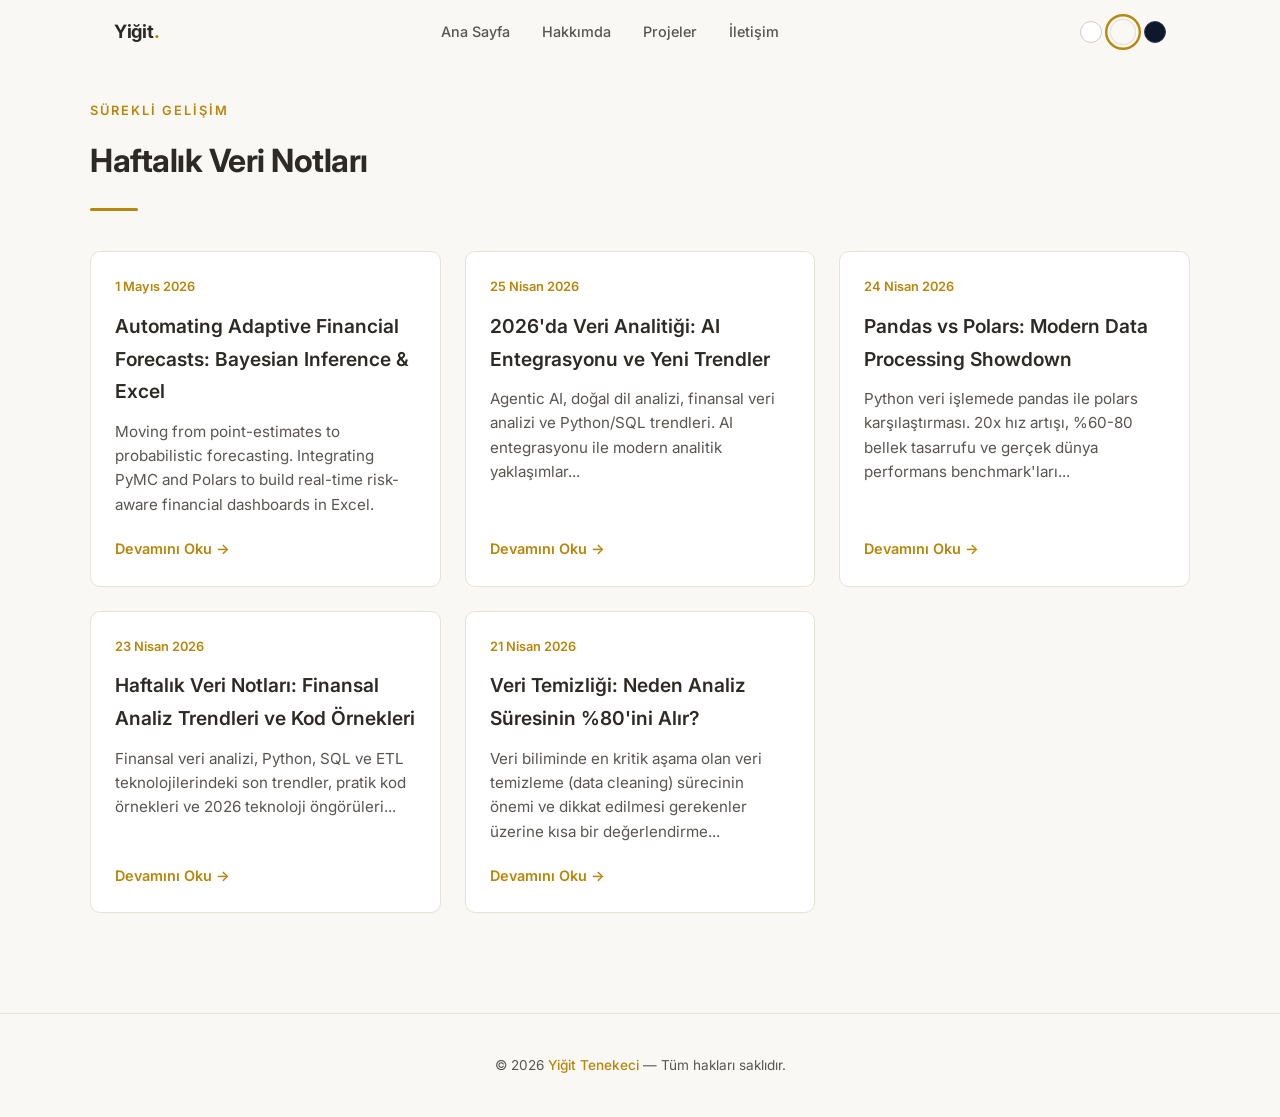
<file: blog.html>
<!DOCTYPE html>
<html lang="tr">
<head>
  <meta charset="UTF-8" />
  <meta name="viewport" content="width=device-width, initial-scale=1.0" />
  <title>Blog | Yiğit Tenekeci</title>
  <link rel="stylesheet" href="style.css" />
</head>
<body>
  <nav class="navbar" id="navbar">
    <div class="navbar__inner">
      <a href="index.html" class="navbar__logo">Yiğit<span>.</span></a>
      <ul class="navbar__links" id="nav-links">
        <li><a href="index.html#hero">Ana Sayfa</a></li>
        <li><a href="index.html#about">Hakkımda</a></li>
        <li><a href="index.html#projects">Projeler</a></li>
        <li><a href="index.html#contact">İletişim</a></li>
      </ul>
      <div class="theme-switcher">
        <button class="theme-btn" data-set="light" title="Açık Tema"></button>
        <button class="theme-btn active" data-set="warm" title="Sıcak Tema"></button>
        <button class="theme-btn" data-set="dark" title="Koyu Tema"></button>
      </div>
    </div>
  </nav>

  <section class="section blog" id="blog">
    <div class="section__container">
      <p class="section__label">Sürekli Gelişim</p>
      <h2 class="section__title">Haftalık Veri Notları</h2>
      <div class="section__divider"></div>
      <div class="blog__grid">
        <!-- Blog Post 1 - Newest -->
        <article class="blog-card reveal">
          <div class="blog-card__date">1 Mayıs 2026</div>
          <h3 class="blog-card__title">Automating Adaptive Financial Forecasts: Bayesian Inference & Excel</h3>
          <p class="blog-card__desc">Moving from point-estimates to probabilistic forecasting. Integrating PyMC and Polars to build real-time risk-aware financial dashboards in Excel.</p>
          <a href="weekly-data-notes-2026-05-01.html" class="blog-card__link">Devamını Oku →</a>
        </article>
        
        <!-- Blog Post 2 -->
        <article class="blog-card reveal">
          <div class="blog-card__date">25 Nisan 2026</div>
          <h3 class="blog-card__title">2026'da Veri Analitiği: AI Entegrasyonu ve Yeni Trendler</h3>
          <p class="blog-card__desc">Agentic AI, doğal dil analizi, finansal veri analizi ve Python/SQL trendleri. AI entegrasyonu ile modern analitik yaklaşımlar...</p>
          <a href="weekly-data-notes-2026-04-25.html" class="blog-card__link">Devamını Oku →</a>
        </article>
        
        <!-- Blog Post 3 -->
        <article class="blog-card reveal">
          <div class="blog-card__date">24 Nisan 2026</div>
          <h3 class="blog-card__title">Pandas vs Polars: Modern Data Processing Showdown</h3>
          <p class="blog-card__desc">Python veri işlemede pandas ile polars karşılaştırması. 20x hız artışı, %60-80 bellek tasarrufu ve gerçek dünya performans benchmark'ları...</p>
          <a href="weekly-data-notes-2026-04-24.html" class="blog-card__link">Devamını Oku →</a>
        </article>
        
        <!-- Blog Post 4 -->
        <article class="blog-card reveal">
          <div class="blog-card__date">23 Nisan 2026</div>
          <h3 class="blog-card__title">Haftalık Veri Notları: Finansal Analiz Trendleri ve Kod Örnekleri</h3>
          <p class="blog-card__desc">Finansal veri analizi, Python, SQL ve ETL teknolojilerindeki son trendler, pratik kod örnekleri ve 2026 teknoloji öngörüleri...</p>
          <a href="weekly-data-notes-2026-04-23.html" class="blog-card__link">Devamını Oku →</a>
        </article>
        
        <!-- Blog Post 2 -->
        <article class="blog-card reveal">
          <div class="blog-card__date">21 Nisan 2026</div>
          <h3 class="blog-card__title">Veri Temizliği: Neden Analiz Süresinin %80'ini Alır?</h3>
          <p class="blog-card__desc">Veri biliminde en kritik aşama olan veri temizleme (data cleaning) sürecinin önemi ve dikkat edilmesi gerekenler üzerine kısa bir değerlendirme...</p>
          <a href="data-cleaning-importance.html" class="blog-card__link">Devamını Oku →</a>
        </article>
      </div>
    </div>
  </section>

  <footer class="footer">
    <p class="footer__text">&copy; 2026 <a href="index.html#hero">Yiğit Tenekeci</a> — Tüm hakları saklıdır.</p>
  </footer>

  <script src="script.js"></script>

  <div id="global-modal" class="modal">
    <div class="modal-content">
      <span id="close-modal" class="modal-close">&times;</span>
      <div id="modal-body"></div>
    </div>
  </div>
</body>
</html>
</file>
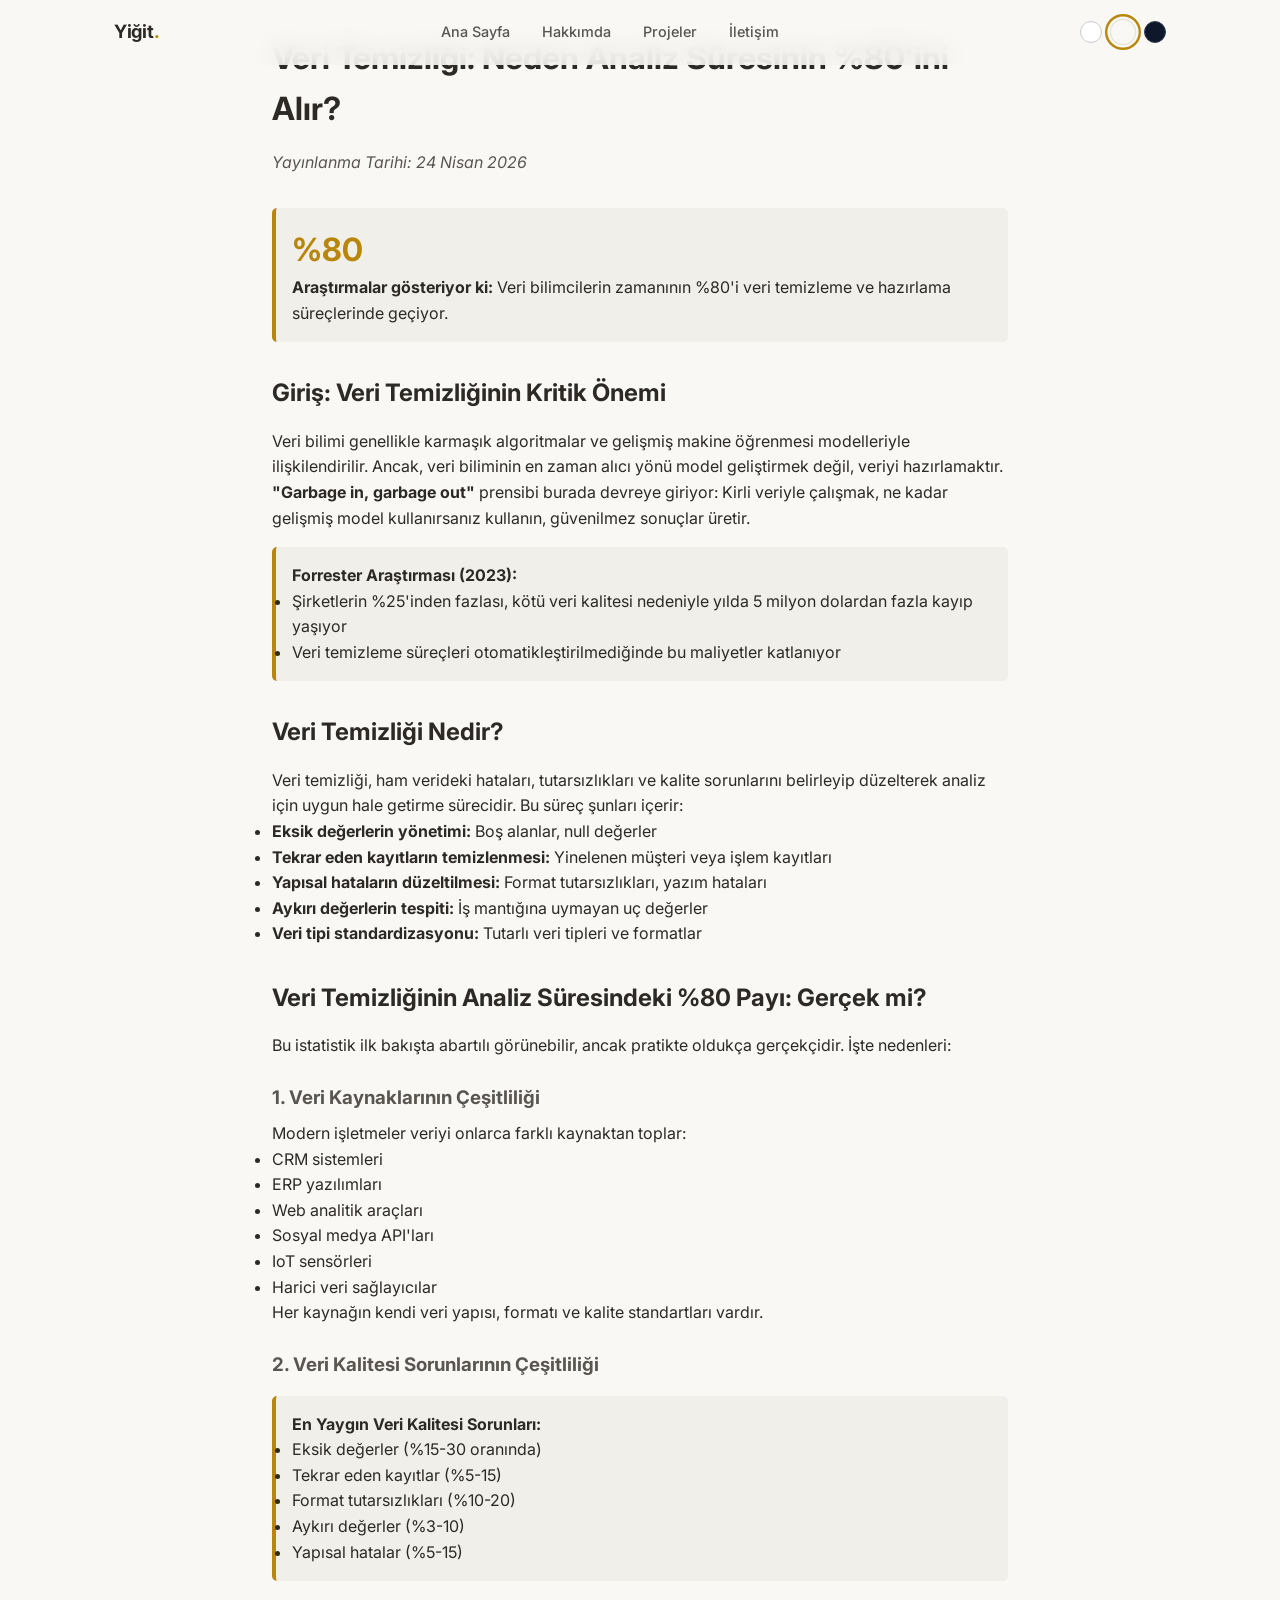
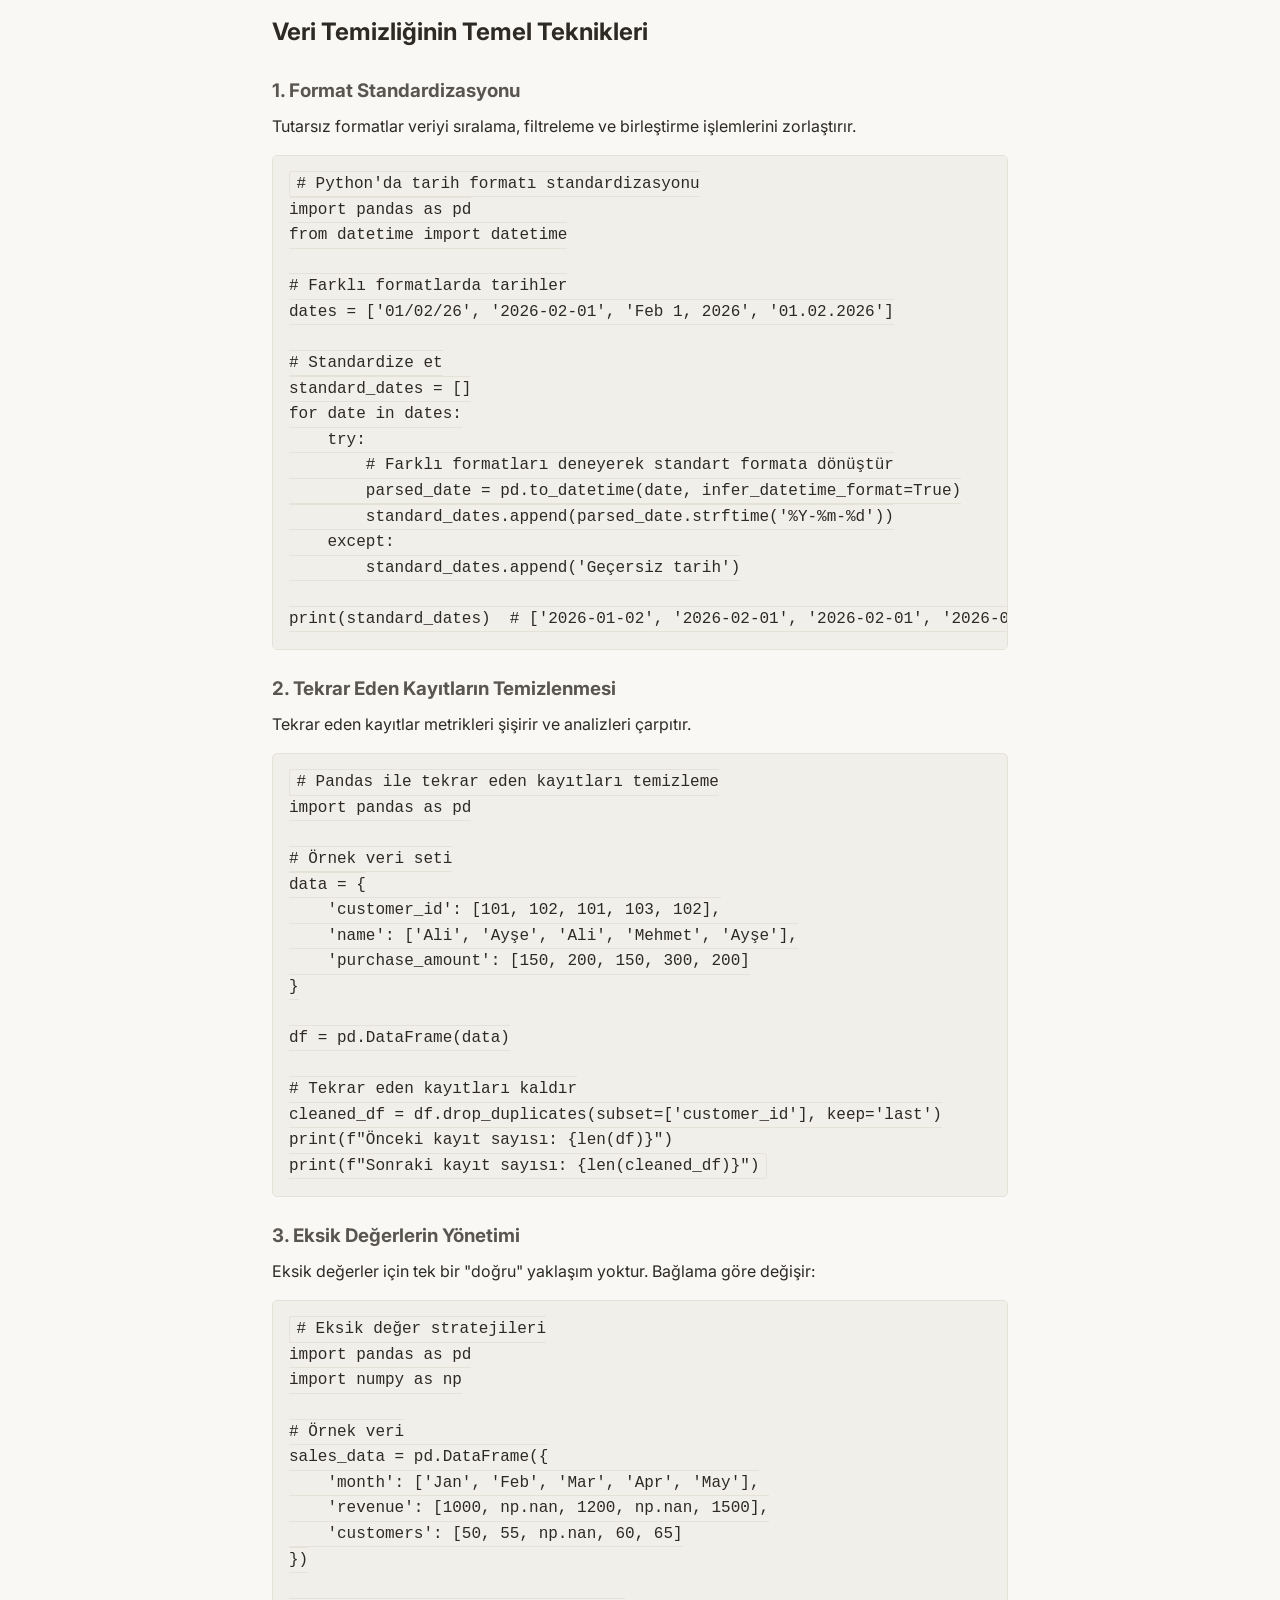
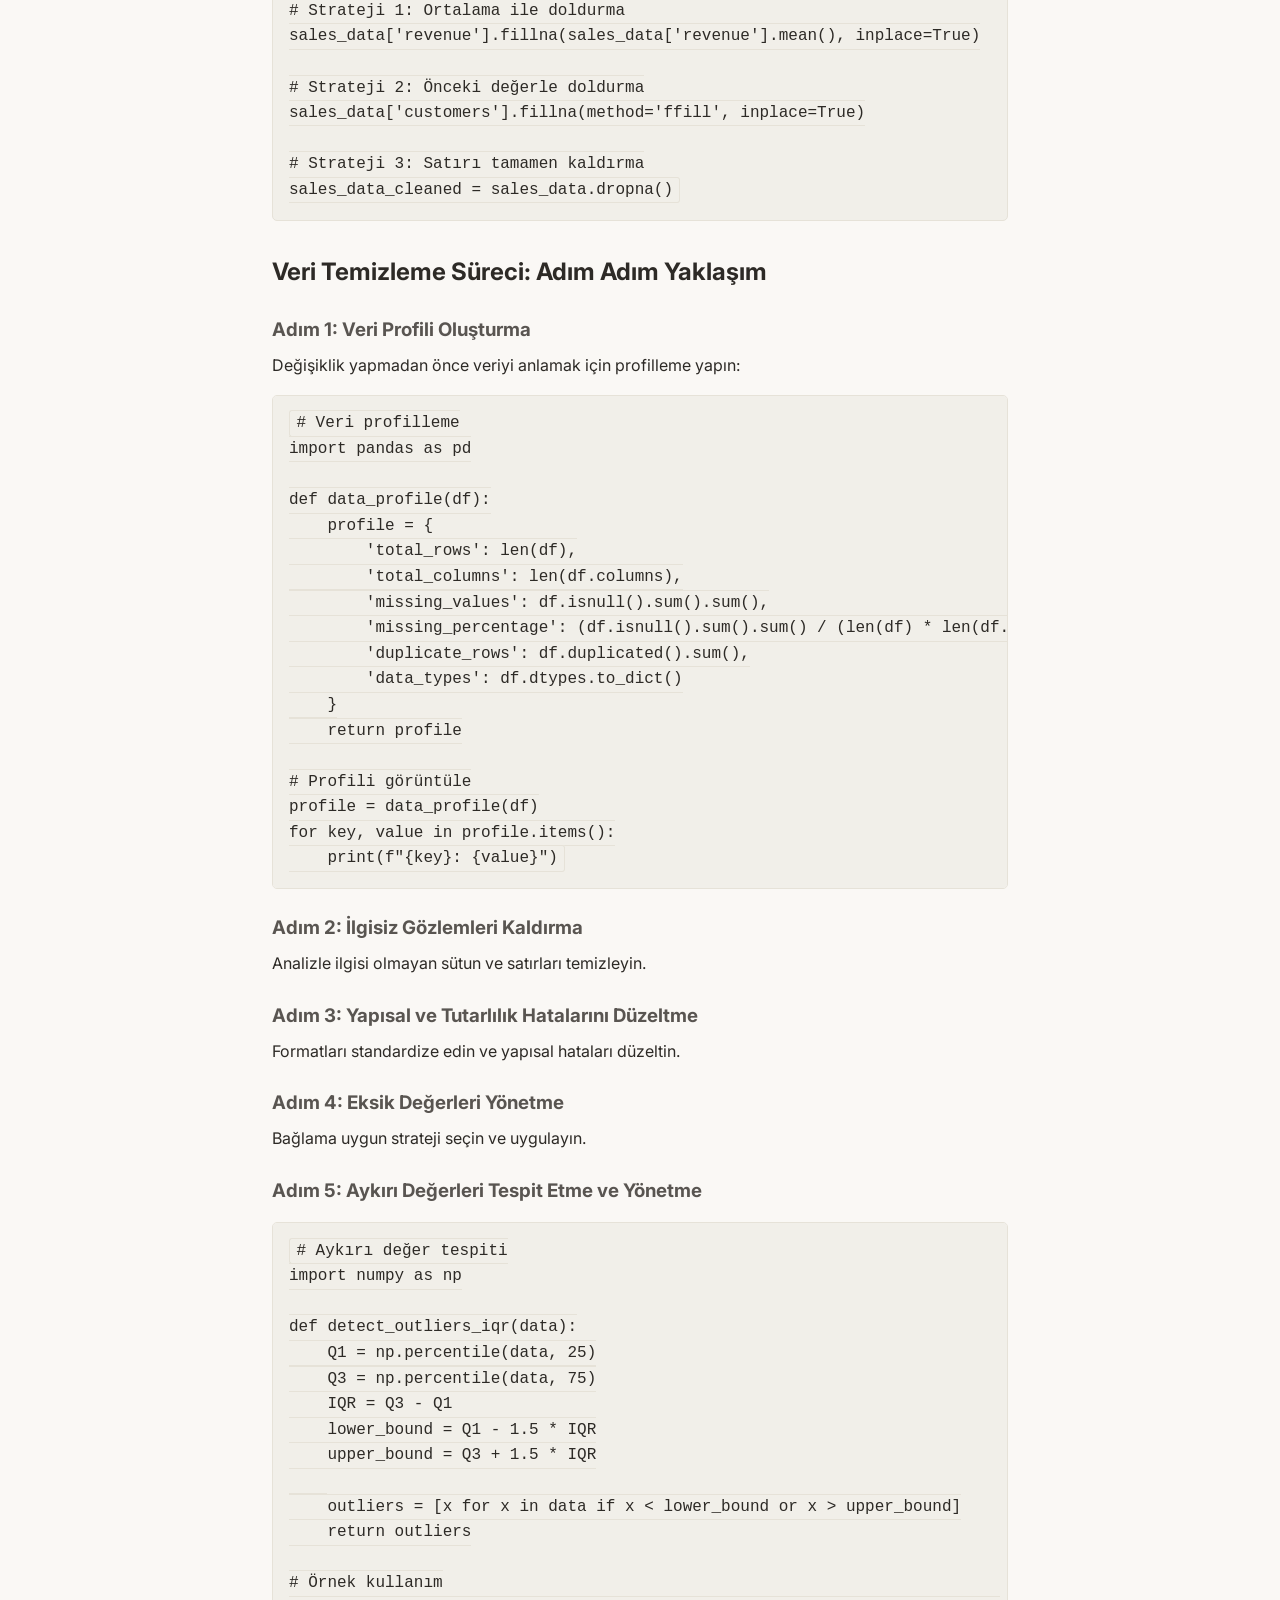
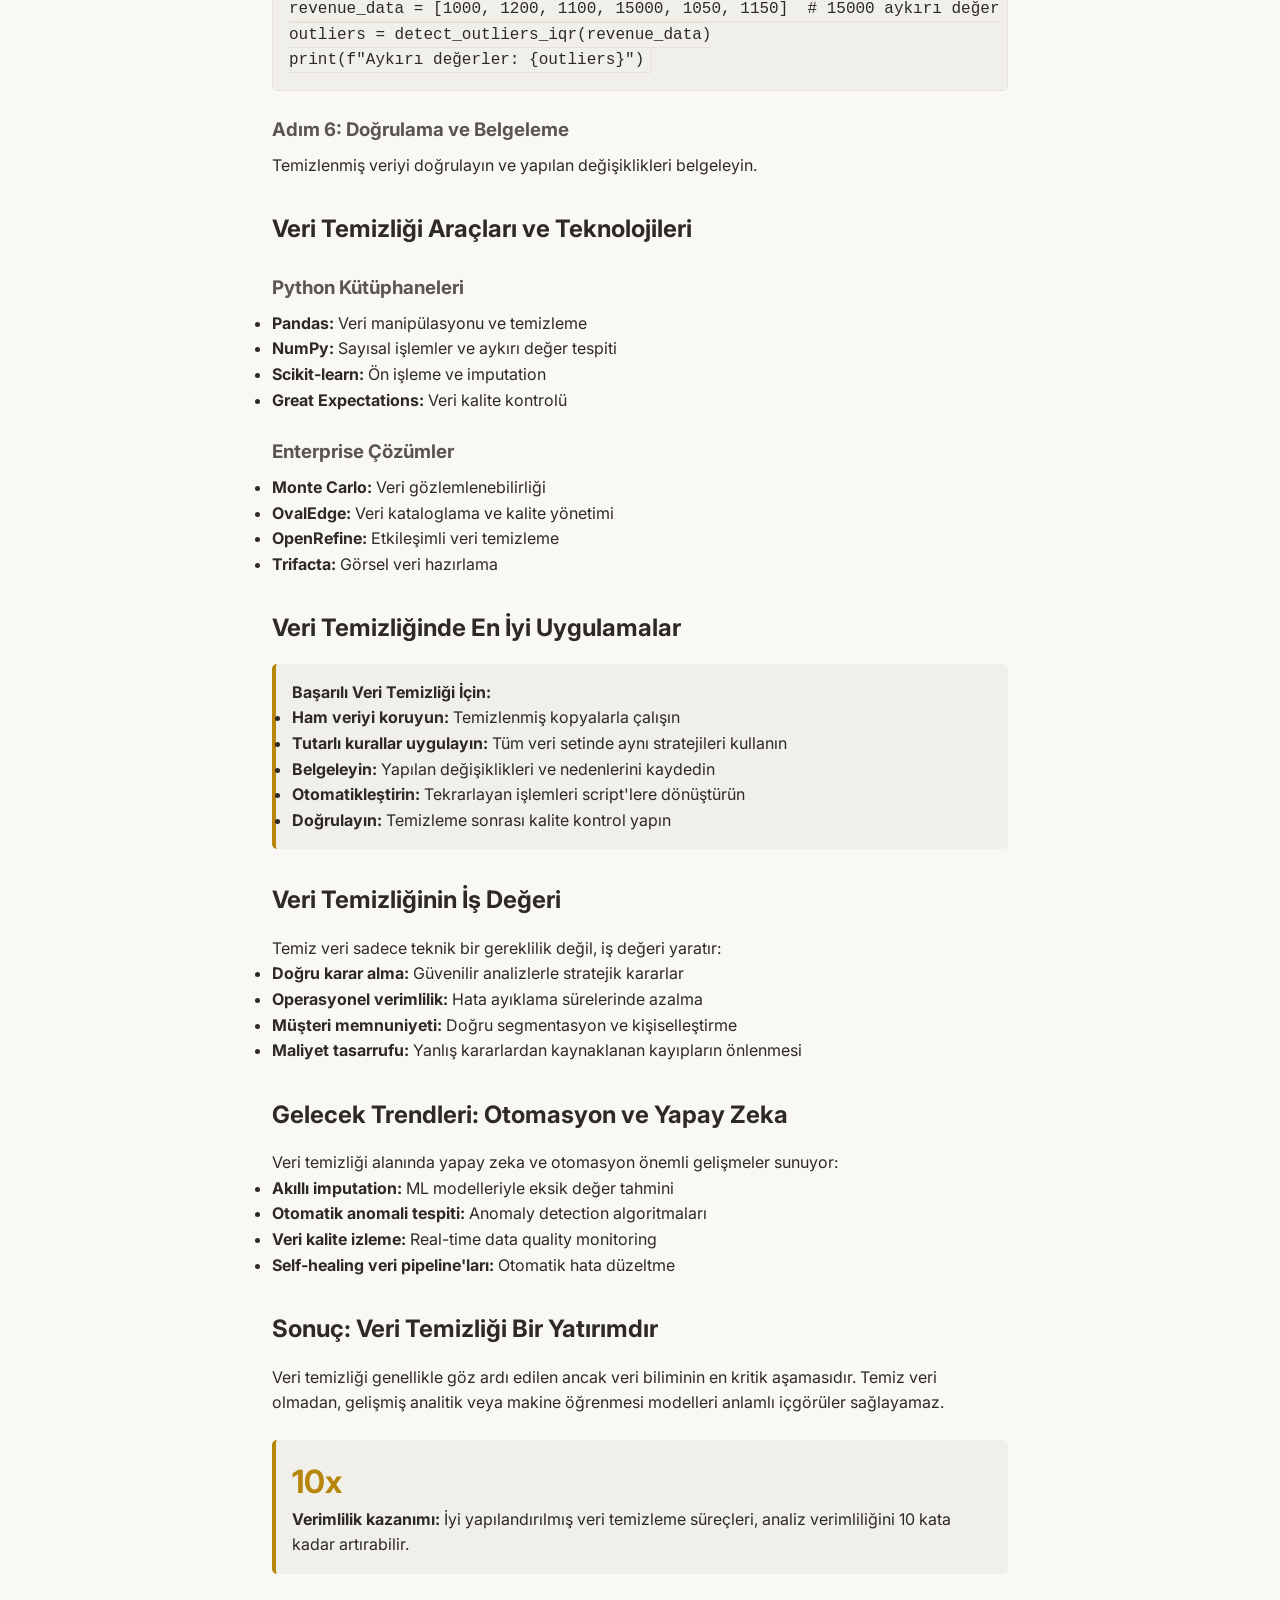
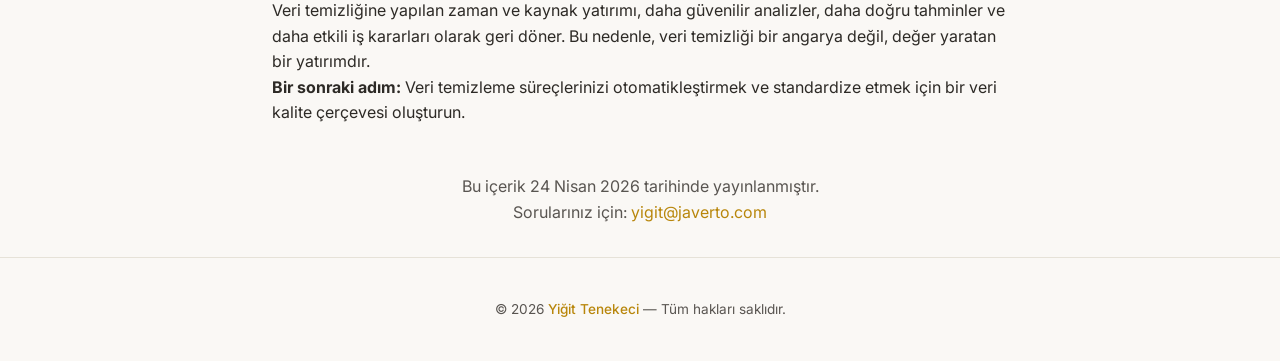
<file: data-cleaning-importance.html>
<!DOCTYPE html>
<html lang="tr">
<head>
  <meta charset="UTF-8" />
  <meta name="viewport" content="width=device-width, initial-scale=1.0" />
  <title>Veri Temizliği: Neden Analiz Süresinin %80'ini Alır? | Yiğit Tenekeci</title>
  <link rel="stylesheet" href="style.css" />
  <style>
    .blog-content {
      max-width: 800px;
      margin: 0 auto;
      padding: 2rem;
      line-height: 1.6;
    }
    .blog-content h1 {
      color: var(--color-text);
      margin-bottom: 1rem;
    }
    .blog-content h2 {
      color: var(--color-text);
      margin-top: 2rem;
      margin-bottom: 1rem;
    }
    .blog-content h3 {
      color: var(--color-text-light);
      margin-top: 1.5rem;
      margin-bottom: 0.5rem;
    }
    .blog-content code {
      background: var(--color-bg-alt);
      color: var(--color-text);
      padding: 0.2rem 0.4rem;
      border-radius: 3px;
      font-family: 'Courier New', monospace;
      border: 1px solid var(--color-border);
    }
    .blog-content pre {
      background: var(--color-bg-alt);
      color: var(--color-text);
      padding: 1rem;
      border-radius: 5px;
      overflow-x: auto;
      margin: 1rem 0;
      border: 1px solid var(--color-border);
    }
    .blog-content .date {
      color: var(--color-text-light);
      font-style: italic;
      margin-bottom: 2rem;
    }
    .blog-content .highlight {
      background: var(--color-bg-alt);
      color: var(--color-text);
      padding: 1rem;
      border-left: 4px solid var(--color-accent);
      margin: 1rem 0;
      border-radius: 5px;
    }
    .blog-content .stat-box {
      background: var(--color-bg-alt);
      border-left: 4px solid var(--color-accent);
      padding: 1rem;
      margin: 1.5rem 0;
      border-radius: 5px;
      color: var(--color-text);
    }
    .blog-content .stat-number {
      font-size: 2rem;
      font-weight: bold;
      color: var(--color-accent);
    }
  </style>
</head>
<body>
  <nav class="navbar" id="navbar">
    <div class="navbar__inner">
      <a href="index.html" class="navbar__logo">Yiğit<span>.</span></a>
      <ul class="navbar__links" id="nav-links">
        <li><a href="index.html#hero">Ana Sayfa</a></li>
        <li><a href="index.html#about">Hakkımda</a></li>
        <li><a href="index.html#projects">Projeler</a></li>
        <li><a href="index.html#contact">İletişim</a></li>
      </ul>
      <div class="theme-switcher">
        <button class="theme-btn" data-set="light" title="Açık Tema"></button>
        <button class="theme-btn active" data-set="warm" title="Sıcak Tema"></button>
        <button class="theme-btn" data-set="dark" title="Koyu Tema"></button>
      </div>
    </div>
  </nav>

  <div class="blog-content">
    <h1>Veri Temizliği: Neden Analiz Süresinin %80'ini Alır?</h1>
    <div class="date">Yayınlanma Tarihi: 24 Nisan 2026</div>

    <div class="stat-box">
      <div class="stat-number">%80</div>
      <p><strong>Araştırmalar gösteriyor ki:</strong> Veri bilimcilerin zamanının %80'i veri temizleme ve hazırlama süreçlerinde geçiyor.</p>
    </div>

    <h2>Giriş: Veri Temizliğinin Kritik Önemi</h2>
    
    <p>Veri bilimi genellikle karmaşık algoritmalar ve gelişmiş makine öğrenmesi modelleriyle ilişkilendirilir. Ancak, veri biliminin en zaman alıcı yönü model geliştirmek değil, veriyi hazırlamaktır. <strong>"Garbage in, garbage out"</strong> prensibi burada devreye giriyor: Kirli veriyle çalışmak, ne kadar gelişmiş model kullanırsanız kullanın, güvenilmez sonuçlar üretir.</p>

    <div class="highlight">
      <strong>Forrester Araştırması (2023):</strong>
      <ul>
        <li>Şirketlerin %25'inden fazlası, kötü veri kalitesi nedeniyle yılda 5 milyon dolardan fazla kayıp yaşıyor</li>
        <li>Veri temizleme süreçleri otomatikleştirilmediğinde bu maliyetler katlanıyor</li>
      </ul>
    </div>

    <h2>Veri Temizliği Nedir?</h2>
    
    <p>Veri temizliği, ham verideki hataları, tutarsızlıkları ve kalite sorunlarını belirleyip düzelterek analiz için uygun hale getirme sürecidir. Bu süreç şunları içerir:</p>
    
    <ul>
      <li><strong>Eksik değerlerin yönetimi:</strong> Boş alanlar, null değerler</li>
      <li><strong>Tekrar eden kayıtların temizlenmesi:</strong> Yinelenen müşteri veya işlem kayıtları</li>
      <li><strong>Yapısal hataların düzeltilmesi:</strong> Format tutarsızlıkları, yazım hataları</li>
      <li><strong>Aykırı değerlerin tespiti:</strong> İş mantığına uymayan uç değerler</li>
      <li><strong>Veri tipi standardizasyonu:</strong> Tutarlı veri tipleri ve formatlar</li>
    </ul>

    <h2>Veri Temizliğinin Analiz Süresindeki %80 Payı: Gerçek mi?</h2>
    
    <p>Bu istatistik ilk bakışta abartılı görünebilir, ancak pratikte oldukça gerçekçidir. İşte nedenleri:</p>

    <h3>1. Veri Kaynaklarının Çeşitliliği</h3>
    
    <p>Modern işletmeler veriyi onlarca farklı kaynaktan toplar:</p>
    
    <ul>
      <li>CRM sistemleri</li>
      <li>ERP yazılımları</li>
      <li>Web analitik araçları</li>
      <li>Sosyal medya API'ları</li>
      <li>IoT sensörleri</li>
      <li>Harici veri sağlayıcılar</li>
    </ul>

    <p>Her kaynağın kendi veri yapısı, formatı ve kalite standartları vardır.</p>

    <h3>2. Veri Kalitesi Sorunlarının Çeşitliliği</h3>
    
    <div class="highlight">
      <strong>En Yaygın Veri Kalitesi Sorunları:</strong>
      <ul>
        <li>Eksik değerler (%15-30 oranında)</li>
        <li>Tekrar eden kayıtlar (%5-15)</li>
        <li>Format tutarsızlıkları (%10-20)</li>
        <li>Aykırı değerler (%3-10)</li>
        <li>Yapısal hatalar (%5-15)</li>
      </ul>
    </div>

    <h2>Veri Temizliğinin Temel Teknikleri</h2>

    <h3>1. Format Standardizasyonu</h3>
    
    <p>Tutarsız formatlar veriyi sıralama, filtreleme ve birleştirme işlemlerini zorlaştırır.</p>

    <pre><code># Python'da tarih formatı standardizasyonu
import pandas as pd
from datetime import datetime

# Farklı formatlarda tarihler
dates = ['01/02/26', '2026-02-01', 'Feb 1, 2026', '01.02.2026']

# Standardize et
standard_dates = []
for date in dates:
    try:
        # Farklı formatları deneyerek standart formata dönüştür
        parsed_date = pd.to_datetime(date, infer_datetime_format=True)
        standard_dates.append(parsed_date.strftime('%Y-%m-%d'))
    except:
        standard_dates.append('Geçersiz tarih')

print(standard_dates)  # ['2026-01-02', '2026-02-01', '2026-02-01', '2026-01-02']</code></pre>

    <h3>2. Tekrar Eden Kayıtların Temizlenmesi</h3>
    
    <p>Tekrar eden kayıtlar metrikleri şişirir ve analizleri çarpıtır.</p>

    <pre><code># Pandas ile tekrar eden kayıtları temizleme
import pandas as pd

# Örnek veri seti
data = {
    'customer_id': [101, 102, 101, 103, 102],
    'name': ['Ali', 'Ayşe', 'Ali', 'Mehmet', 'Ayşe'],
    'purchase_amount': [150, 200, 150, 300, 200]
}

df = pd.DataFrame(data)

# Tekrar eden kayıtları kaldır
cleaned_df = df.drop_duplicates(subset=['customer_id'], keep='last')
print(f"Önceki kayıt sayısı: {len(df)}")
print(f"Sonraki kayıt sayısı: {len(cleaned_df)}")</code></pre>

    <h3>3. Eksik Değerlerin Yönetimi</h3>
    
    <p>Eksik değerler için tek bir "doğru" yaklaşım yoktur. Bağlama göre değişir:</p>

    <pre><code># Eksik değer stratejileri
import pandas as pd
import numpy as np

# Örnek veri
sales_data = pd.DataFrame({
    'month': ['Jan', 'Feb', 'Mar', 'Apr', 'May'],
    'revenue': [1000, np.nan, 1200, np.nan, 1500],
    'customers': [50, 55, np.nan, 60, 65]
})

# Strateji 1: Ortalama ile doldurma
sales_data['revenue'].fillna(sales_data['revenue'].mean(), inplace=True)

# Strateji 2: Önceki değerle doldurma
sales_data['customers'].fillna(method='ffill', inplace=True)

# Strateji 3: Satırı tamamen kaldırma
sales_data_cleaned = sales_data.dropna()</code></pre>

    <h2>Veri Temizleme Süreci: Adım Adım Yaklaşım</h2>

    <h3>Adım 1: Veri Profili Oluşturma</h3>
    
    <p>Değişiklik yapmadan önce veriyi anlamak için profilleme yapın:</p>

    <pre><code># Veri profilleme
import pandas as pd

def data_profile(df):
    profile = {
        'total_rows': len(df),
        'total_columns': len(df.columns),
        'missing_values': df.isnull().sum().sum(),
        'missing_percentage': (df.isnull().sum().sum() / (len(df) * len(df.columns))) * 100,
        'duplicate_rows': df.duplicated().sum(),
        'data_types': df.dtypes.to_dict()
    }
    return profile

# Profili görüntüle
profile = data_profile(df)
for key, value in profile.items():
    print(f"{key}: {value}")</code></pre>

    <h3>Adım 2: İlgisiz Gözlemleri Kaldırma</h3>
    
    <p>Analizle ilgisi olmayan sütun ve satırları temizleyin.</p>

    <h3>Adım 3: Yapısal ve Tutarlılık Hatalarını Düzeltme</h3>
    
    <p>Formatları standardize edin ve yapısal hataları düzeltin.</p>

    <h3>Adım 4: Eksik Değerleri Yönetme</h3>
    
    <p>Bağlama uygun strateji seçin ve uygulayın.</p>

    <h3>Adım 5: Aykırı Değerleri Tespit Etme ve Yönetme</h3>
    
    <pre><code># Aykırı değer tespiti
import numpy as np

def detect_outliers_iqr(data):
    Q1 = np.percentile(data, 25)
    Q3 = np.percentile(data, 75)
    IQR = Q3 - Q1
    lower_bound = Q1 - 1.5 * IQR
    upper_bound = Q3 + 1.5 * IQR
    
    outliers = [x for x in data if x < lower_bound or x > upper_bound]
    return outliers

# Örnek kullanım
revenue_data = [1000, 1200, 1100, 15000, 1050, 1150]  # 15000 aykırı değer
outliers = detect_outliers_iqr(revenue_data)
print(f"Aykırı değerler: {outliers}")</code></pre>

    <h3>Adım 6: Doğrulama ve Belgeleme</h3>
    
    <p>Temizlenmiş veriyi doğrulayın ve yapılan değişiklikleri belgeleyin.</p>

    <h2>Veri Temizliği Araçları ve Teknolojileri</h2>

    <h3>Python Kütüphaneleri</h3>
    
    <ul>
      <li><strong>Pandas:</strong> Veri manipülasyonu ve temizleme</li>
      <li><strong>NumPy:</strong> Sayısal işlemler ve aykırı değer tespiti</li>
      <li><strong>Scikit-learn:</strong> Ön işleme ve imputation</li>
      <li><strong>Great Expectations:</strong> Veri kalite kontrolü</li>
    </ul>

    <h3>Enterprise Çözümler</h3>
    
    <ul>
      <li><strong>Monte Carlo:</strong> Veri gözlemlenebilirliği</li>
      <li><strong>OvalEdge:</strong> Veri kataloglama ve kalite yönetimi</li>
      <li><strong>OpenRefine:</strong> Etkileşimli veri temizleme</li>
      <li><strong>Trifacta:</strong> Görsel veri hazırlama</li>
    </ul>

    <h2>Veri Temizliğinde En İyi Uygulamalar</h2>

    <div class="highlight">
      <strong>Başarılı Veri Temizliği İçin:</strong>
      <ul>
        <li><strong>Ham veriyi koruyun:</strong> Temizlenmiş kopyalarla çalışın</li>
        <li><strong>Tutarlı kurallar uygulayın:</strong> Tüm veri setinde aynı stratejileri kullanın</li>
        <li><strong>Belgeleyin:</strong> Yapılan değişiklikleri ve nedenlerini kaydedin</li>
        <li><strong>Otomatikleştirin:</strong> Tekrarlayan işlemleri script'lere dönüştürün</li>
        <li><strong>Doğrulayın:</strong> Temizleme sonrası kalite kontrol yapın</li>
      </ul>
    </div>

    <h2>Veri Temizliğinin İş Değeri</h2>
    
    <p>Temiz veri sadece teknik bir gereklilik değil, iş değeri yaratır:</p>
    
    <ul>
      <li><strong>Doğru karar alma:</strong> Güvenilir analizlerle stratejik kararlar</li>
      <li><strong>Operasyonel verimlilik:</strong> Hata ayıklama sürelerinde azalma</li>
      <li><strong>Müşteri memnuniyeti:</strong> Doğru segmentasyon ve kişiselleştirme</li>
      <li><strong>Maliyet tasarrufu:</strong> Yanlış kararlardan kaynaklanan kayıpların önlenmesi</li>
    </ul>

    <h2>Gelecek Trendleri: Otomasyon ve Yapay Zeka</h2>
    
    <p>Veri temizliği alanında yapay zeka ve otomasyon önemli gelişmeler sunuyor:</p>
    
    <ul>
      <li><strong>Akıllı imputation:</strong> ML modelleriyle eksik değer tahmini</li>
      <li><strong>Otomatik anomali tespiti:</strong> Anomaly detection algoritmaları</li>
      <li><strong>Veri kalite izleme:</strong> Real-time data quality monitoring</li>
      <li><strong>Self-healing veri pipeline'ları:</strong> Otomatik hata düzeltme</li>
    </ul>

    <h2>Sonuç: Veri Temizliği Bir Yatırımdır</h2>
    
    <p>Veri temizliği genellikle göz ardı edilen ancak veri biliminin en kritik aşamasıdır. Temiz veri olmadan, gelişmiş analitik veya makine öğrenmesi modelleri anlamlı içgörüler sağlayamaz.</p>

    <div class="stat-box">
      <div class="stat-number">10x</div>
      <p><strong>Verimlilik kazanımı:</strong> İyi yapılandırılmış veri temizleme süreçleri, analiz verimliliğini 10 kata kadar artırabilir.</p>
    </div>

    <p>Veri temizliğine yapılan zaman ve kaynak yatırımı, daha güvenilir analizler, daha doğru tahminler ve daha etkili iş kararları olarak geri döner. Bu nedenle, veri temizliği bir angarya değil, değer yaratan bir yatırımdır.</p>

    <p><strong>Bir sonraki adım:</strong> Veri temizleme süreçlerinizi otomatikleştirmek ve standardize etmek için bir veri kalite çerçevesi oluşturun.</p>

    <p style="margin-top: 3rem; text-align: center; color: var(--color-text-light);">
      Bu içerik 24 Nisan 2026 tarihinde yayınlanmıştır.<br>
      Sorularınız için: <a href="mailto:yigit@javerto.com" style="color: var(--color-accent);">yigit@javerto.com</a>
    </p>
  </div>

  <footer class="footer">
    <p class="footer__text">&copy; 2026 <a href="index.html#hero">Yiğit Tenekeci</a> — Tüm hakları saklıdır.</p>
  </footer>

  <script src="script.js"></script>
</body>
</html>
</file>
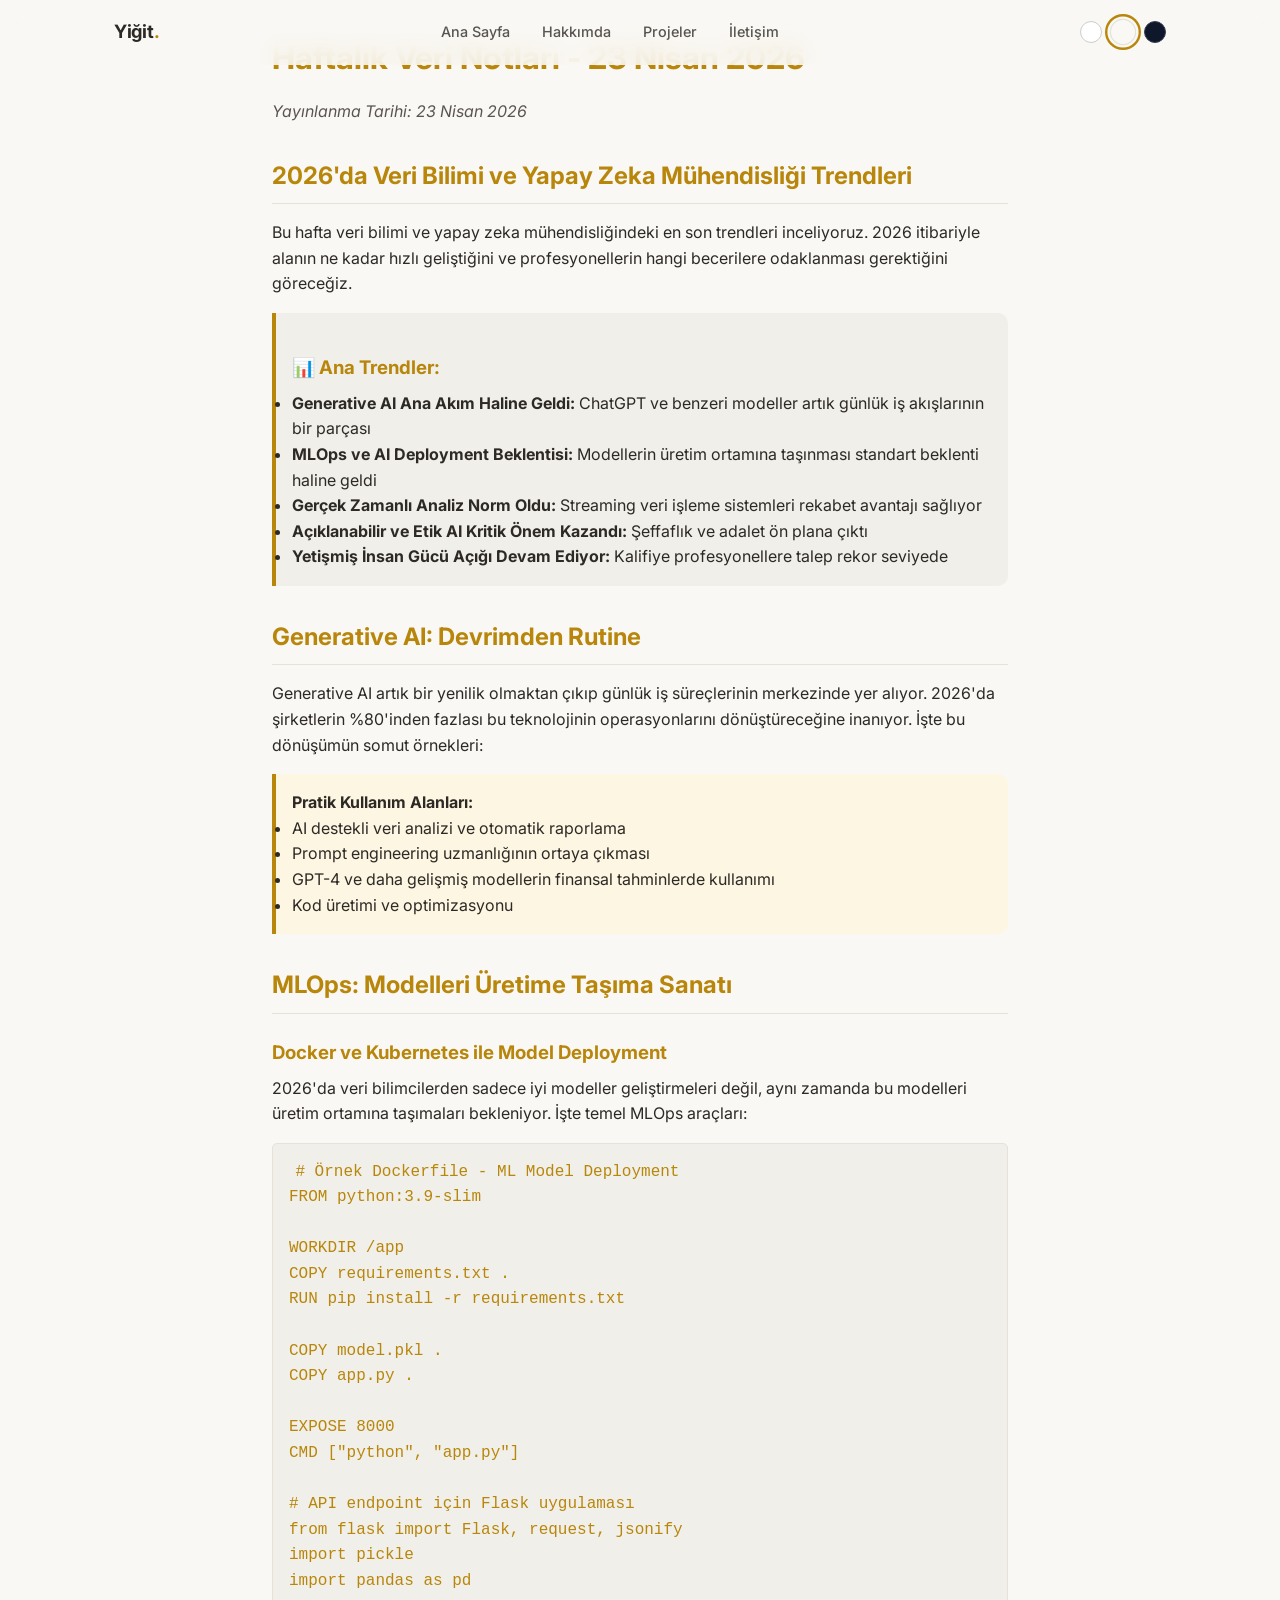
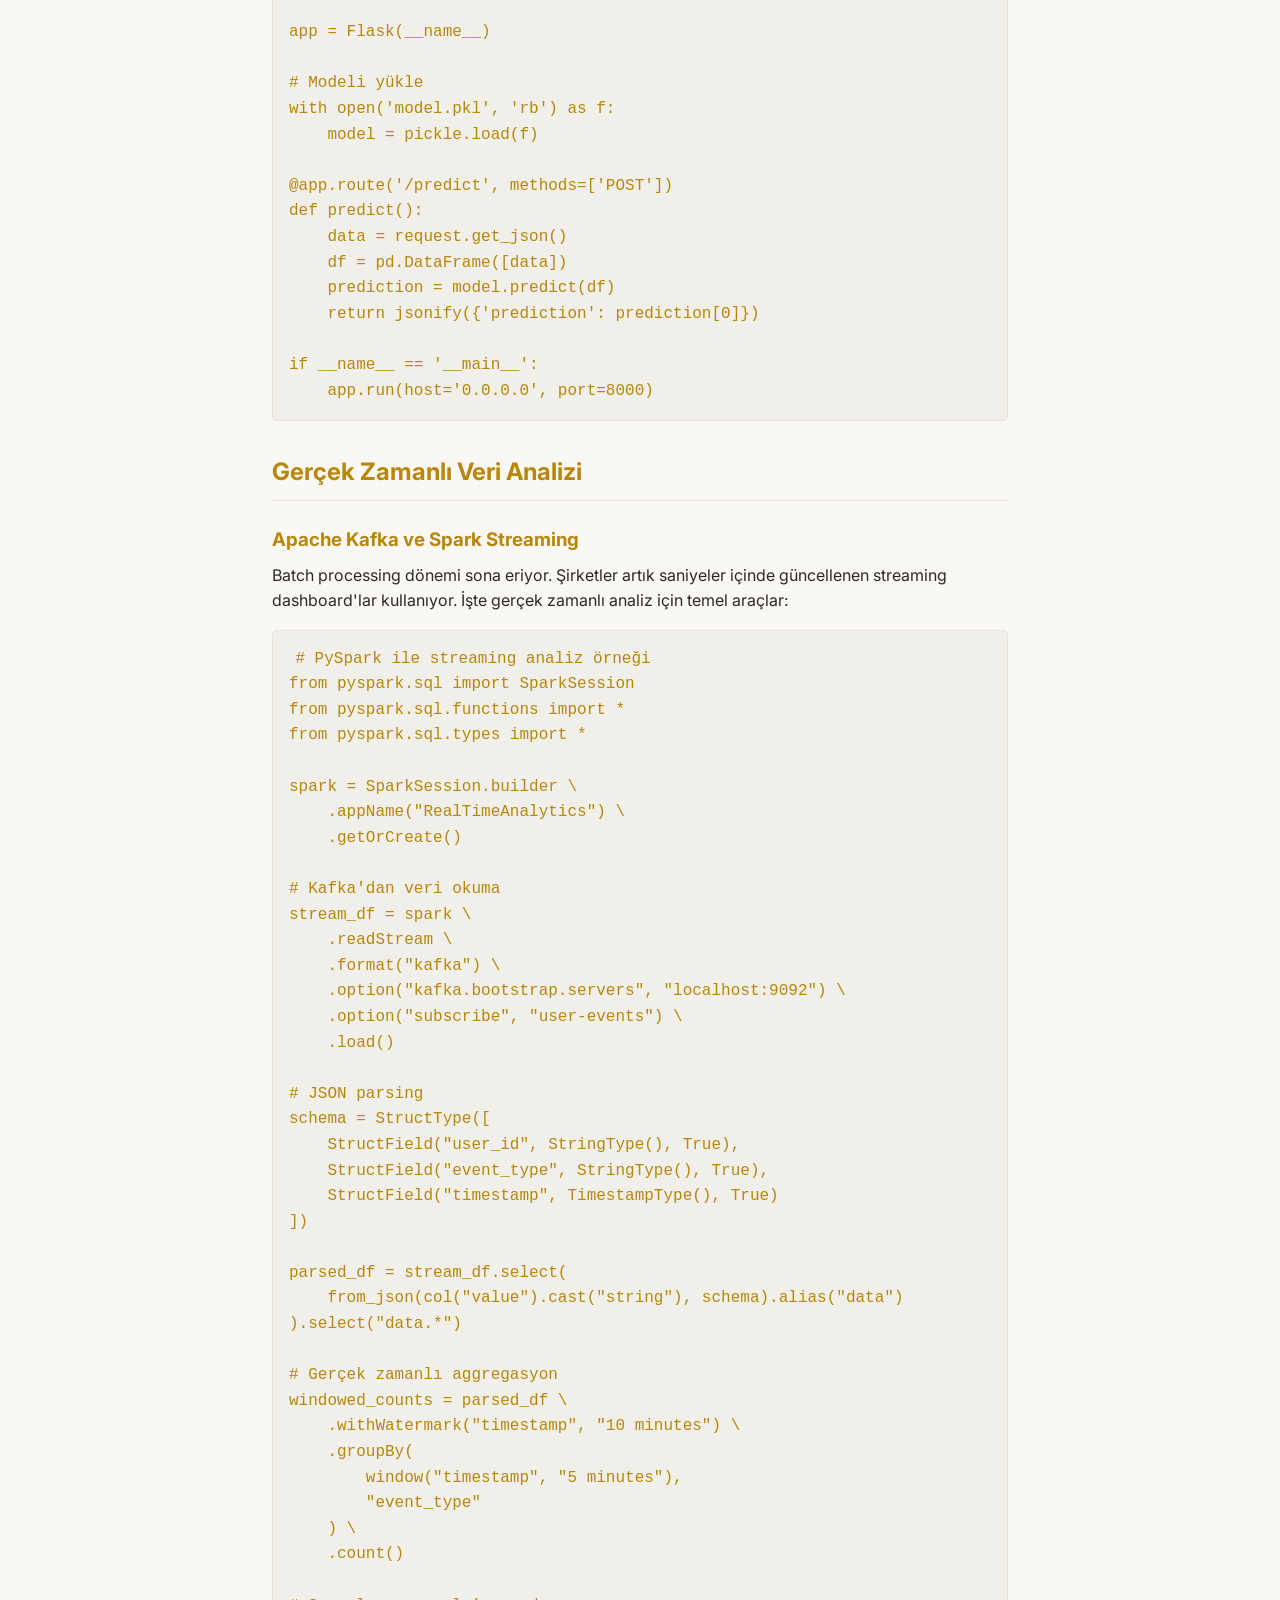
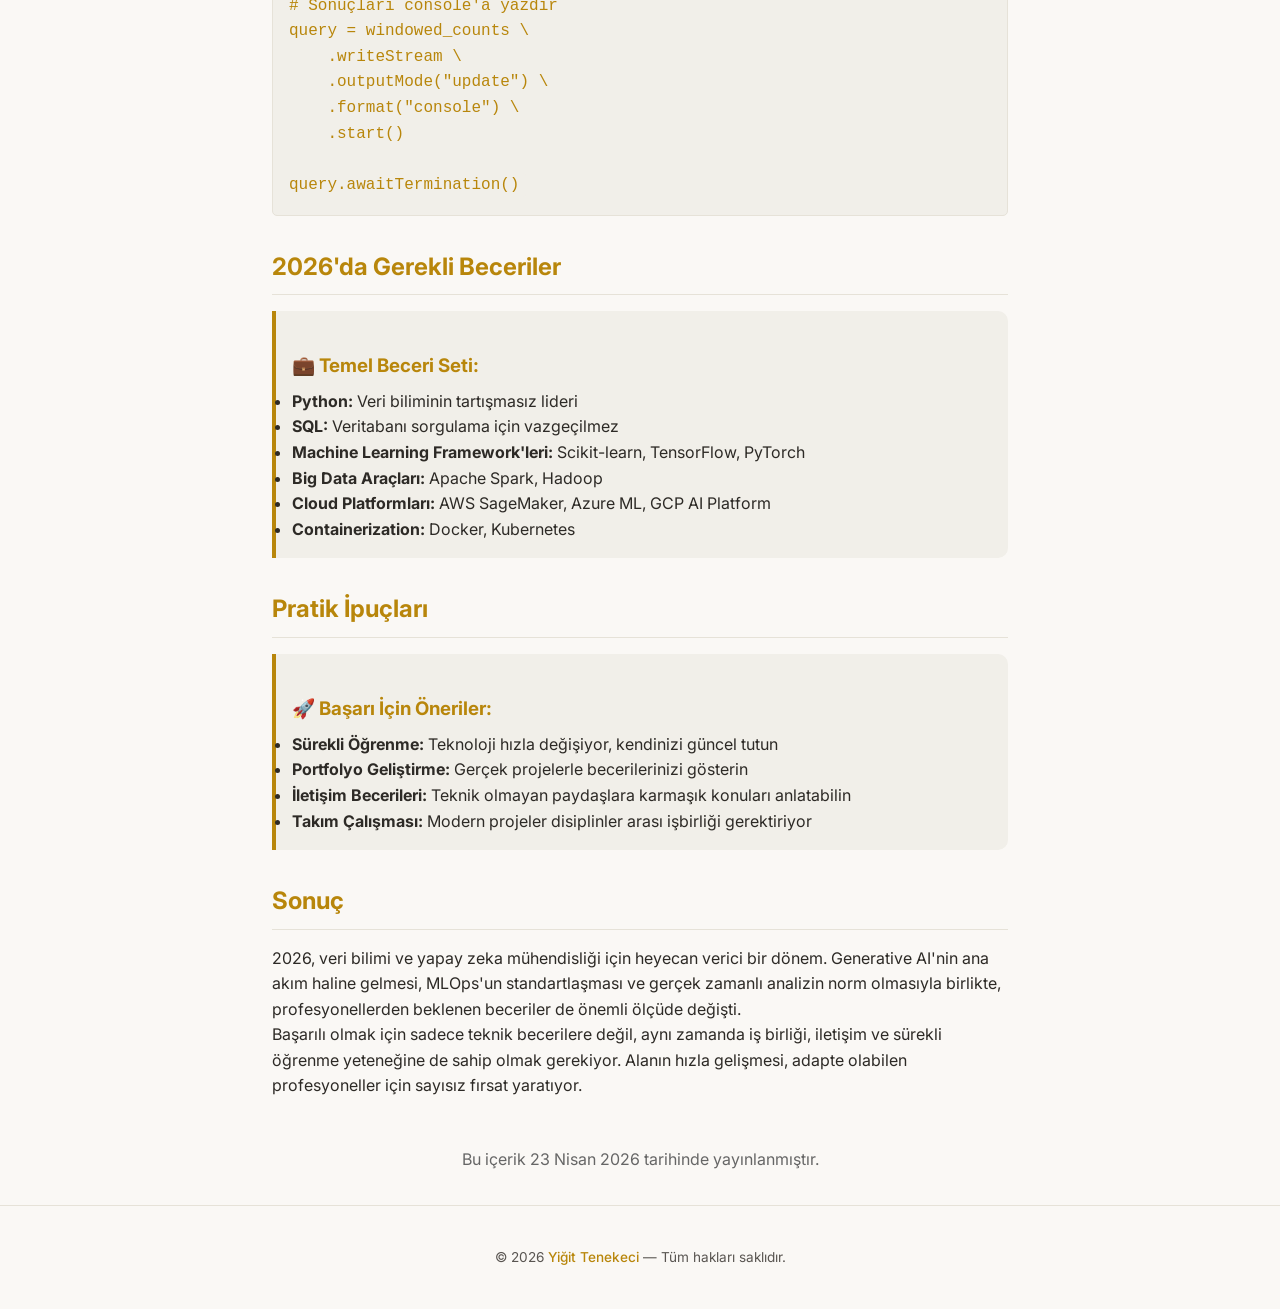
<file: weekly-data-notes-2026-04-23.html>
<!DOCTYPE html>
<html lang="tr">
<head>
  <meta charset="UTF-8" />
  <meta name="viewport" content="width=device-width, initial-scale=1.0" />
  <title>Haftalık Veri Notları - 23 Nisan 2026 | Yiğit Tenekeci</title>
  <link rel="stylesheet" href="style.css" />
  <style>
    .blog-content {
      max-width: 800px;
      margin: 0 auto;
      padding: 2rem;
      line-height: 1.6;
      color: var(--color-text);
      background-color: var(--color-bg);
    }
    .blog-content h1 {
      color: var(--color-accent);
      margin-bottom: 1rem;
    }
    .blog-content h2 {
      color: var(--color-accent);
      margin-top: 2rem;
      margin-bottom: 1rem;
      border-bottom: 1px solid var(--color-border);
      padding-bottom: 0.5rem;
    }
    .blog-content h3 {
      color: var(--color-accent);
      margin-top: 1.5rem;
      margin-bottom: 0.5rem;
    }
    .blog-content code {
      background: var(--color-bg-alt);
      color: var(--color-accent);
      padding: 0.2rem 0.4rem;
      border-radius: 3px;
      font-family: 'Courier New', monospace;
    }
    .blog-content pre {
      background: var(--color-bg-alt);
      color: var(--color-text);
      border: 1px solid var(--color-border);
      padding: 1rem;
      border-radius: 5px;
      overflow-x: auto;
      margin: 1rem 0;
    }
    .blog-content .date {
      color: var(--color-text-light);
      font-style: italic;
      margin-bottom: 2rem;
    }
    .blog-content .highlight {
      background: var(--color-tag-bg);
      color: var(--color-text);
      padding: 1rem;
      border-left: 4px solid var(--color-accent);
      margin: 1rem 0;
      border-radius: 0 var(--radius) var(--radius) 0;
    }
    .blog-content .trend-box {
      background: var(--color-bg-alt);
      border-left: 4px solid var(--color-accent);
      padding: 1rem;
      margin: 1rem 0;
      border-radius: 0 var(--radius) var(--radius) 0;
    }
  </style>
</head>
<body>
  <nav class="navbar" id="navbar">
    <div class="navbar__inner">
      <a href="index.html" class="navbar__logo">Yiğit<span>.</span></a>
      <ul class="navbar__links" id="nav-links">
        <li><a href="index.html#hero">Ana Sayfa</a></li>
        <li><a href="index.html#about">Hakkımda</a></li>
        <li><a href="index.html#projects">Projeler</a></li>
        <li><a href="index.html#contact">İletişim</a></li>
      </ul>
      <div class="theme-switcher">
        <button class="theme-btn" data-set="light" title="Açık Tema"></button>
        <button class="theme-btn active" data-set="warm" title="Sıcak Tema"></button>
        <button class="theme-btn" data-set="dark" title="Koyu Tema"></button>
      </div>
    </div>
  </nav>

  <div class="blog-content">
    <h1>Haftalık Veri Notları - 23 Nisan 2026</h1>
    <div class="date">Yayınlanma Tarihi: 23 Nisan 2026 </div>

    <h2>2026'da Veri Bilimi ve Yapay Zeka Mühendisliği Trendleri</h2>
    
    <p>Bu hafta veri bilimi ve yapay zeka mühendisliğindeki en son trendleri inceliyoruz. 2026 itibariyle alanın ne kadar hızlı geliştiğini ve profesyonellerin hangi becerilere odaklanması gerektiğini göreceğiz.</p>

    <div class="trend-box">
      <h3>📊 Ana Trendler:</h3>
      <ul>
        <li><strong>Generative AI Ana Akım Haline Geldi:</strong> ChatGPT ve benzeri modeller artık günlük iş akışlarının bir parçası</li>
        <li><strong>MLOps ve AI Deployment Beklentisi:</strong> Modellerin üretim ortamına taşınması standart beklenti haline geldi</li>
        <li><strong>Gerçek Zamanlı Analiz Norm Oldu:</strong> Streaming veri işleme sistemleri rekabet avantajı sağlıyor</li>
        <li><strong>Açıklanabilir ve Etik AI Kritik Önem Kazandı:</strong> Şeffaflık ve adalet ön plana çıktı</li>
        <li><strong>Yetişmiş İnsan Gücü Açığı Devam Ediyor:</strong> Kalifiye profesyonellere talep rekor seviyede</li>
      </ul>
    </div>

    <h2>Generative AI: Devrimden Rutine</h2>
    
    <p>Generative AI artık bir yenilik olmaktan çıkıp günlük iş süreçlerinin merkezinde yer alıyor. 2026'da şirketlerin %80'inden fazlası bu teknolojinin operasyonlarını dönüştüreceğine inanıyor. İşte bu dönüşümün somut örnekleri:</p>

    <div class="highlight">
      <strong>Pratik Kullanım Alanları:</strong>
      <ul>
        <li>AI destekli veri analizi ve otomatik raporlama</li>
        <li>Prompt engineering uzmanlığının ortaya çıkması</li>
        <li>GPT-4 ve daha gelişmiş modellerin finansal tahminlerde kullanımı</li>
        <li>Kod üretimi ve optimizasyonu</li>
      </ul>
    </div>

    <h2>MLOps: Modelleri Üretime Taşıma Sanatı</h2>
    
    <h3>Docker ve Kubernetes ile Model Deployment</h3>
    
    <p>2026'da veri bilimcilerden sadece iyi modeller geliştirmeleri değil, aynı zamanda bu modelleri üretim ortamına taşımaları bekleniyor. İşte temel MLOps araçları:</p>

    <pre><code># Örnek Dockerfile - ML Model Deployment
FROM python:3.9-slim

WORKDIR /app
COPY requirements.txt .
RUN pip install -r requirements.txt

COPY model.pkl .
COPY app.py .

EXPOSE 8000
CMD ["python", "app.py"]

# API endpoint için Flask uygulaması
from flask import Flask, request, jsonify
import pickle
import pandas as pd

app = Flask(__name__)

# Modeli yükle
with open('model.pkl', 'rb') as f:
    model = pickle.load(f)

@app.route('/predict', methods=['POST'])
def predict():
    data = request.get_json()
    df = pd.DataFrame([data])
    prediction = model.predict(df)
    return jsonify({'prediction': prediction[0]})

if __name__ == '__main__':
    app.run(host='0.0.0.0', port=8000)</code></pre>

    <h2>Gerçek Zamanlı Veri Analizi</h2>
    
    <h3>Apache Kafka ve Spark Streaming</h3>
    
    <p>Batch processing dönemi sona eriyor. Şirketler artık saniyeler içinde güncellenen streaming dashboard'lar kullanıyor. İşte gerçek zamanlı analiz için temel araçlar:</p>

    <pre><code># PySpark ile streaming analiz örneği
from pyspark.sql import SparkSession
from pyspark.sql.functions import *
from pyspark.sql.types import *

spark = SparkSession.builder \
    .appName("RealTimeAnalytics") \
    .getOrCreate()

# Kafka'dan veri okuma
stream_df = spark \
    .readStream \
    .format("kafka") \
    .option("kafka.bootstrap.servers", "localhost:9092") \
    .option("subscribe", "user-events") \
    .load()

# JSON parsing
schema = StructType([
    StructField("user_id", StringType(), True),
    StructField("event_type", StringType(), True),
    StructField("timestamp", TimestampType(), True)
])

parsed_df = stream_df.select(
    from_json(col("value").cast("string"), schema).alias("data")
).select("data.*")

# Gerçek zamanlı aggregasyon
windowed_counts = parsed_df \
    .withWatermark("timestamp", "10 minutes") \
    .groupBy(
        window("timestamp", "5 minutes"),
        "event_type"
    ) \
    .count()

# Sonuçları console'a yazdır
query = windowed_counts \
    .writeStream \
    .outputMode("update") \
    .format("console") \
    .start()

query.awaitTermination()</code></pre>

    <h2>2026'da Gerekli Beceriler</h2>
    
    <div class="trend-box">
      <h3>💼 Temel Beceri Seti:</h3>
      <ul>
        <li><strong>Python:</strong> Veri biliminin tartışmasız lideri</li>
        <li><strong>SQL:</strong> Veritabanı sorgulama için vazgeçilmez</li>
        <li><strong>Machine Learning Framework'leri:</strong> Scikit-learn, TensorFlow, PyTorch</li>
        <li><strong>Big Data Araçları:</strong> Apache Spark, Hadoop</li>
        <li><strong>Cloud Platformları:</strong> AWS SageMaker, Azure ML, GCP AI Platform</li>
        <li><strong>Containerization:</strong> Docker, Kubernetes</li>
      </ul>
    </div>


    <h2>Pratik İpuçları</h2>
    
    <div class="trend-box">
      <h3>🚀 Başarı İçin Öneriler:</h3>
      <ul>
        <li><strong>Sürekli Öğrenme:</strong> Teknoloji hızla değişiyor, kendinizi güncel tutun</li>
        <li><strong>Portfolyo Geliştirme:</strong> Gerçek projelerle becerilerinizi gösterin</li>
        <li><strong>İletişim Becerileri:</strong> Teknik olmayan paydaşlara karmaşık konuları anlatabilin</li>
        <li><strong>Takım Çalışması:</strong> Modern projeler disiplinler arası işbirliği gerektiriyor</li>
      </ul>
    </div>

    <h2>Sonuç</h2>
    
    <p>2026, veri bilimi ve yapay zeka mühendisliği için heyecan verici bir dönem. Generative AI'nin ana akım haline gelmesi, MLOps'un standartlaşması ve gerçek zamanlı analizin norm olmasıyla birlikte, profesyonellerden beklenen beceriler de önemli ölçüde değişti.</p>

    <p>Başarılı olmak için sadece teknik becerilere değil, aynı zamanda iş birliği, iletişim ve sürekli öğrenme yeteneğine de sahip olmak gerekiyor. Alanın hızla gelişmesi, adapte olabilen profesyoneller için sayısız fırsat yaratıyor.</p>


    <p style="margin-top: 3rem; text-align: center; color: #666;">
      Bu içerik 23 Nisan 2026 tarihinde yayınlanmıştır.<br>
    </p>
  </div>

  <footer class="footer">
    <p class="footer__text">&copy; 2026 <a href="index.html#hero">Yiğit Tenekeci</a> — Tüm hakları saklıdır.</p>
  </footer>

  <script src="script.js"></script>
</body>
</html>
</file>
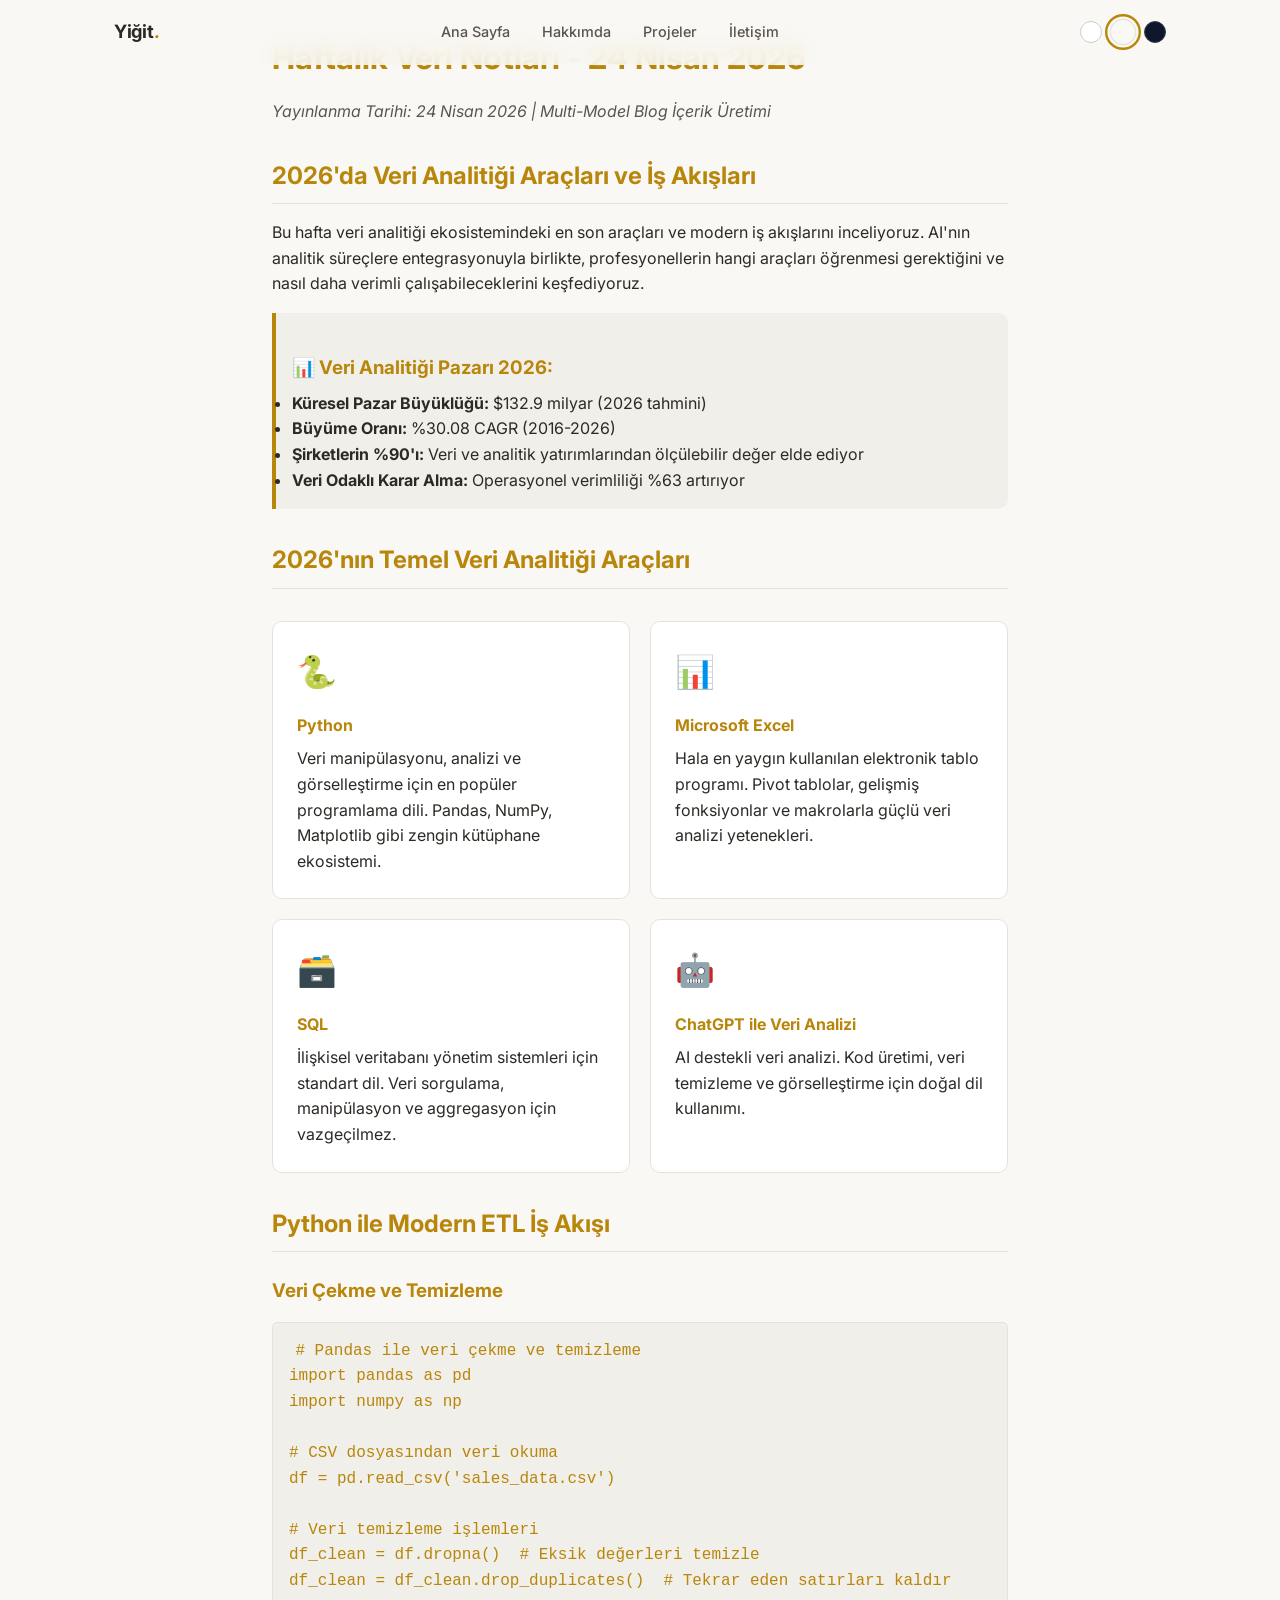
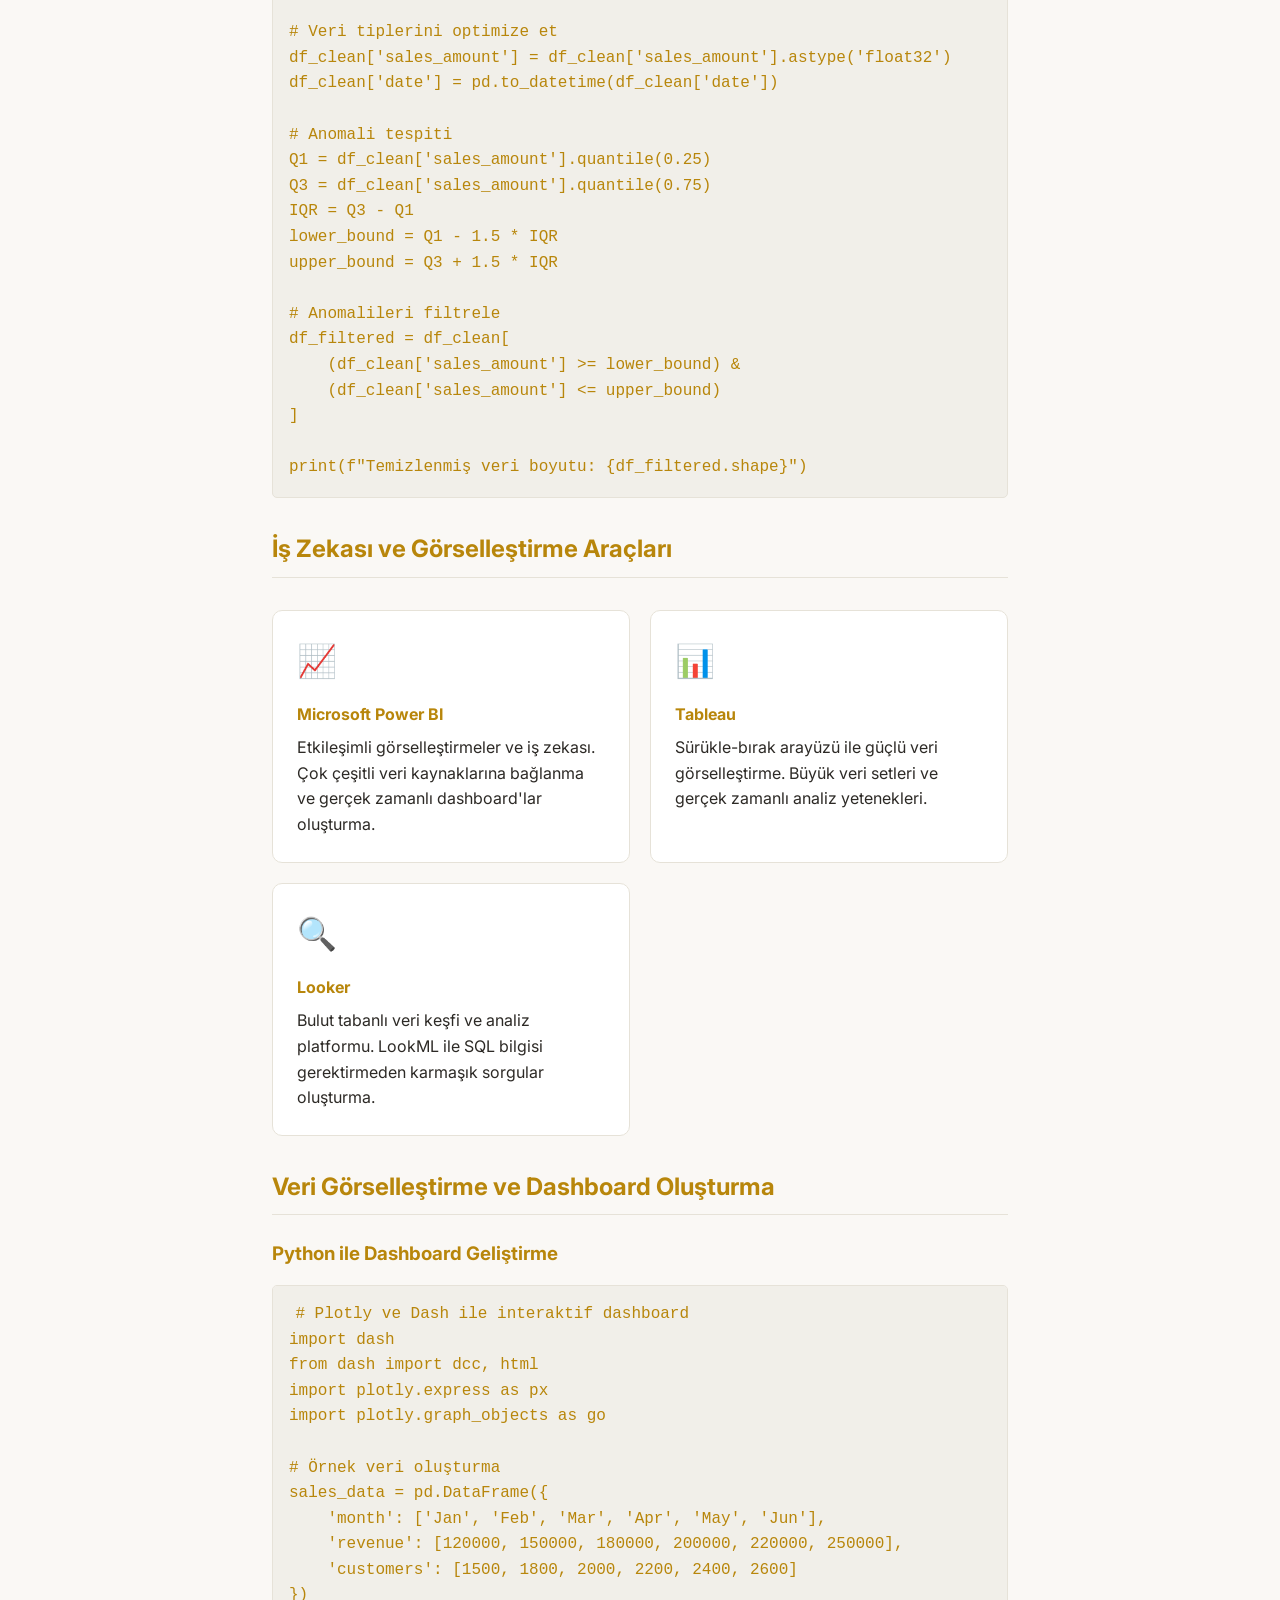
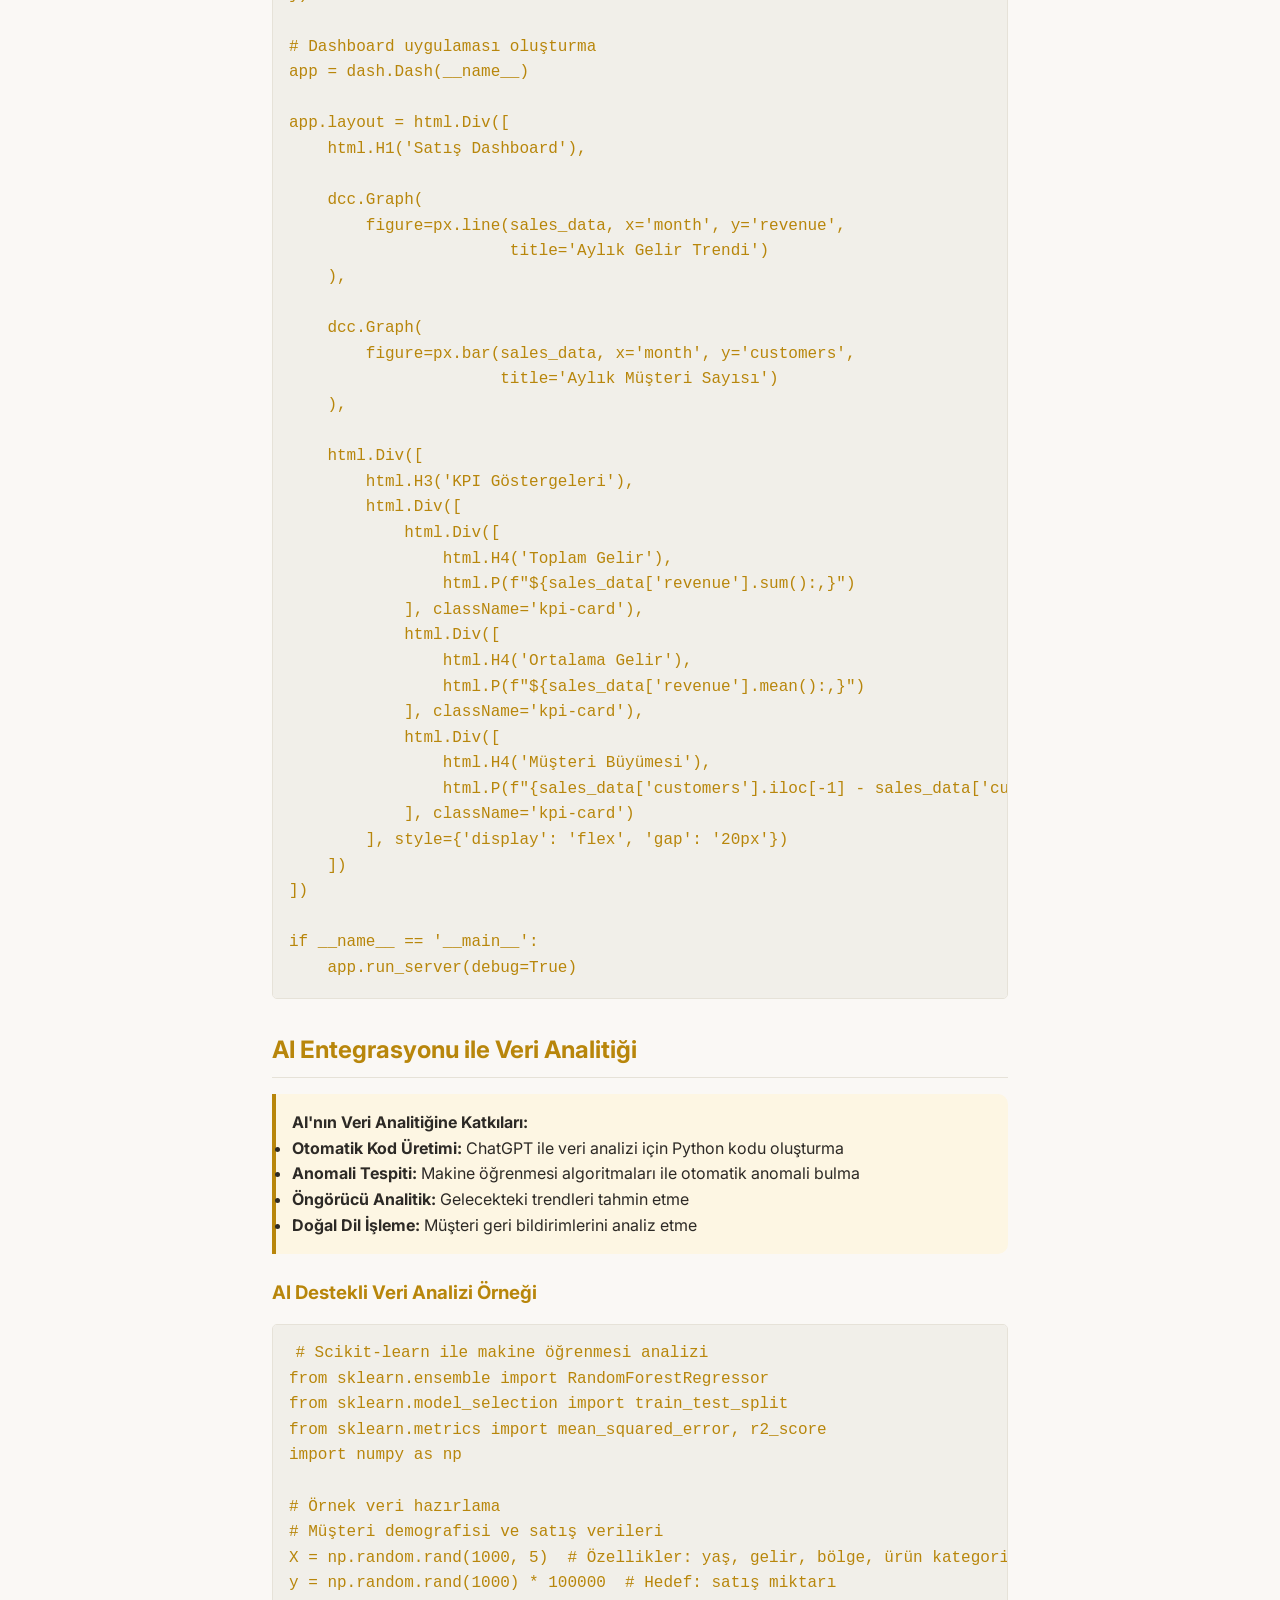
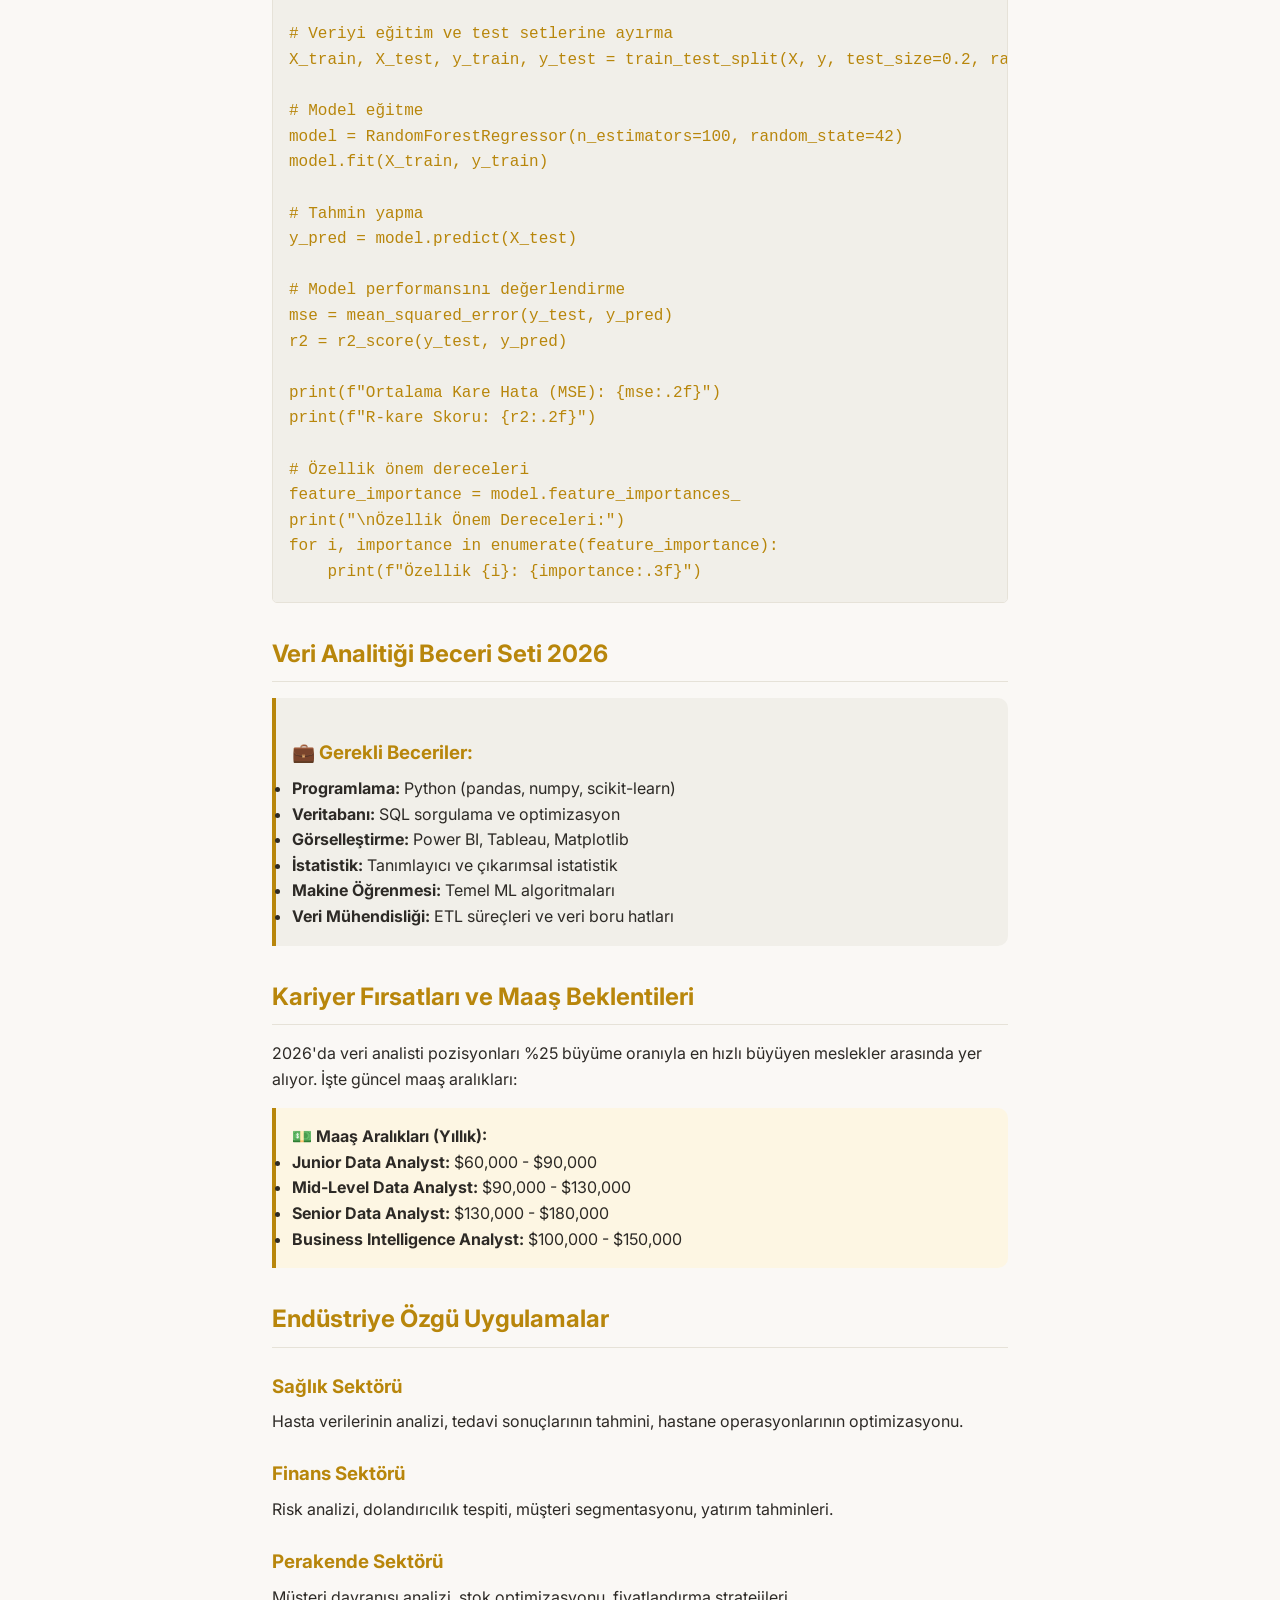
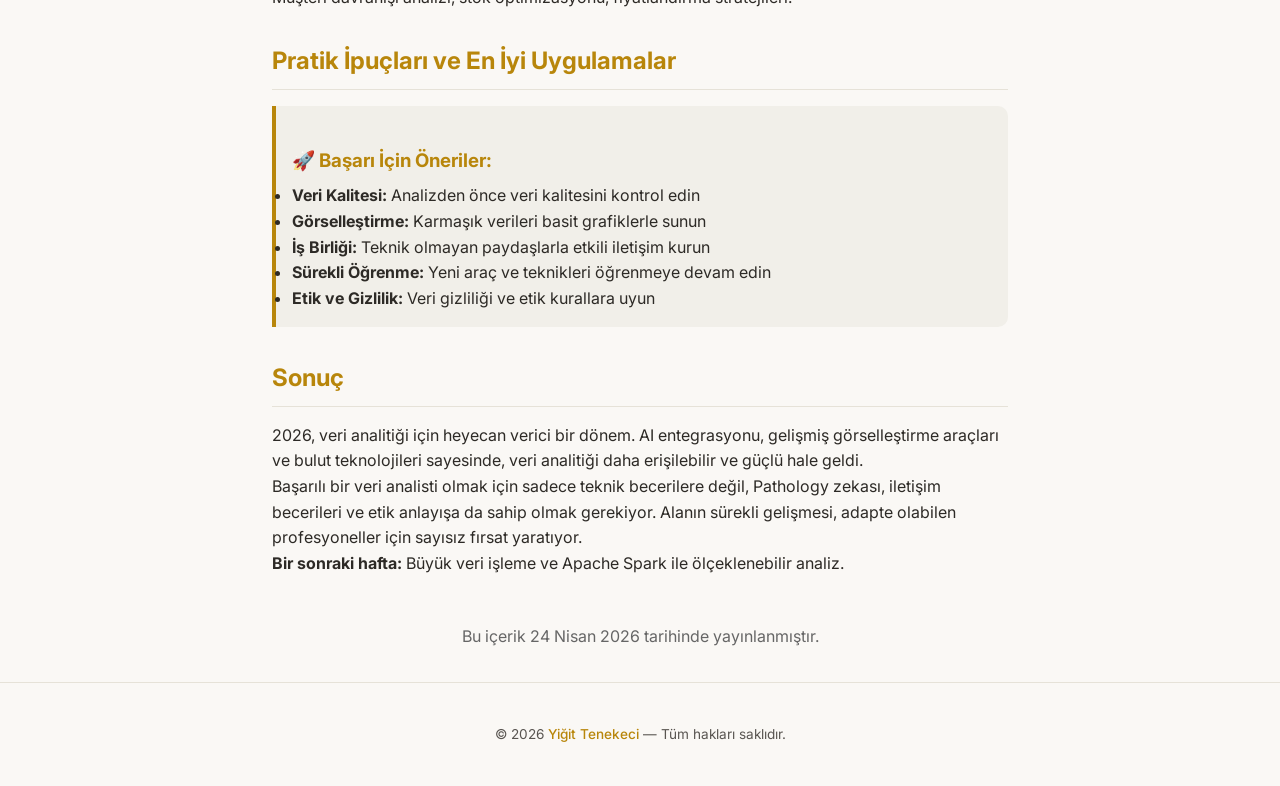
<file: weekly-data-notes-2026-04-24-v2.html>
<!DOCTYPE html>
<html lang="tr">
<head>
  <meta charset="UTF-8" />
  <meta name="viewport" content="width=device-width, initial-scale=1.0" />
  <title>Haftalık Veri Notları - 24 Nisan 2026 | Yiğit Tenekeci</title>
  <link rel="stylesheet" href="style.css" />
  <style>
    .blog-content {
      max-width: 800px;
      margin: 0 auto;
      padding: 2rem;
      line-height: 1.6;
      color: var(--color-text);
      background-color: var(--color-bg);
    }
    .blog-content h1 {
      color: var(--color-accent);
      margin-bottom: 1rem;
    }
    .blog-content h2 {
      color: var(--color-accent);
      margin-top: 2rem;
      margin-bottom: 1rem;
      border-bottom: 1px solid var(--color-border);
      padding-bottom: 0.5rem;
    }
    .blog-content h3 {
      color: var(--color-accent);
      margin-top: 1.5rem;
      margin-bottom: 0.5rem;
    }
    .blog-content code {
      background: var(--color-bg-alt);
      color: var(--color-accent);
      padding: 0.2rem 0.4rem;
      border-radius: 3px;
      font-family: 'Courier New', monospace;
    }
    .blog-content pre {
      background: var(--color-bg-alt);
      color: var(--color-text);
      border: 1px solid var(--color-border);
      padding: 1rem;
      border-radius: 5px;
      overflow-x: auto;
      margin: 1rem 0;
    }
    .blog-content .date {
      color: var(--color-text-light);
      font-style: italic;
      margin-bottom: 2rem;
    }
    .blog-content .highlight {
      background: var(--color-tag-bg);
      color: var(--color-text);
      padding: 1rem;
      border-left: 4px solid var(--color-accent);
      margin: 1rem 0;
      border-radius: 0 var(--radius) var(--radius) 0;
    }
    .blog-content .trend-box {
      background: var(--color-bg-alt);
      border-left: 4px solid var(--color-accent);
      padding: 1rem;
      margin: 1rem 0;
      border-radius: 0 var(--radius) var(--radius) 0;
    }
    .blog-content .tool-grid {
      display: grid;
      grid-template-columns: repeat(auto-fit, minmax(300px, 1fr));
      gap: 20px;
      margin: 2rem 0;
    }
    .blog-content .tool-card {
      background: var(--color-card-bg);
      border: 1px solid var(--color-border);
      border-radius: var(--radius);
      padding: 1.5rem;
      transition: transform var(--transition), box-shadow var(--transition);
      color: var(--color-text);
    }
    .blog-content .tool-card:hover {
      transform: translateY(-5px);
      box-shadow: var(--shadow-md);
    }
    .blog-content .tool-icon {
      font-size: 2rem;
      margin-bottom: 1rem;
    }
    .blog-content .tool-name {
      font-weight: bold;
      margin-bottom: 0.5rem;
      color: var(--color-accent);
    }
  </style>
</head>
<body>
  <nav class="navbar" id="navbar">
    <div class="navbar__inner">
      <a href="index.html" class="navbar__logo">Yiğit<span>.</span></a>
      <ul class="navbar__links" id="nav-links">
        <li><a href="index.html#hero">Ana Sayfa</a></li>
        <li><a href="index.html#about">Hakkımda</a></li>
        <li><a href="index.html#projects">Projeler</a></li>
        <li><a href="index.html#contact">İletişim</a></li>
      </ul>
      <div class="theme-switcher">
        <button class="theme-btn" data-set="light" title="Açık Tema"></button>
        <button class="theme-btn active" data-set="warm" title="Sıcak Tema"></button>
        <button class="theme-btn" data-set="dark" title="Koyu Tema"></button>
      </div>
    </div>
  </nav>

  <div class="blog-content">
    <h1>Haftalık Veri Notları - 24 Nisan 2026</h1>
    <div class="date">Yayınlanma Tarihi: 24 Nisan 2026 | Multi-Model Blog İçerik Üretimi</div>

    <h2>2026'da Veri Analitiği Araçları ve İş Akışları</h2>
    
    <p>Bu hafta veri analitiği ekosistemindeki en son araçları ve modern iş akışlarını inceliyoruz. AI'nın analitik süreçlere entegrasyonuyla birlikte, profesyonellerin hangi araçları öğrenmesi gerektiğini ve nasıl daha verimli çalışabileceklerini keşfediyoruz.</p>

    <div class="trend-box">
      <h3>📊 Veri Analitiği Pazarı 2026:</h3>
      <ul>
        <li><strong>Küresel Pazar Büyüklüğü:</strong> $132.9 milyar (2026 tahmini)</li>
        <li><strong>Büyüme Oranı:</strong> %30.08 CAGR (2016-2026)</li>
        <li><strong>Şirketlerin %90'ı:</strong> Veri ve analitik yatırımlarından ölçülebilir değer elde ediyor</li>
        <li><strong>Veri Odaklı Karar Alma:</strong> Operasyonel verimliliği %63 artırıyor</li>
      </ul>
    </div>

    <h2>2026'nın Temel Veri Analitiği Araçları</h2>
    
    <div class="tool-grid">
      <div class="tool-card">
        <div class="tool-icon">🐍</div>
        <div class="tool-name">Python</div>
        <p>Veri manipülasyonu, analizi ve görselleştirme için en popüler programlama dili. Pandas, NumPy, Matplotlib gibi zengin kütüphane ekosistemi.</p>
      </div>
      
      <div class="tool-card">
        <div class="tool-icon">📊</div>
        <div class="tool-name">Microsoft Excel</div>
        <p>Hala en yaygın kullanılan elektronik tablo programı. Pivot tablolar, gelişmiş fonksiyonlar ve makrolarla güçlü veri analizi yetenekleri.</p>
      </div>
      
      <div class="tool-card">
        <div class="tool-icon">🗃️</div>
        <div class="tool-name">SQL</div>
        <p>İlişkisel veritabanı yönetim sistemleri için standart dil. Veri sorgulama, manipülasyon ve aggregasyon için vazgeçilmez.</p>
      </div>
      
      <div class="tool-card">
        <div class="tool-icon">🤖</div>
        <div class="tool-name">ChatGPT ile Veri Analizi</div>
        <p>AI destekli veri analizi. Kod üretimi, veri temizleme ve görselleştirme için doğal dil kullanımı.</p>
      </div>
    </div>

    <h2>Python ile Modern ETL İş Akışı</h2>
    
    <h3>Veri Çekme ve Temizleme</h3>
    
    <pre><code># Pandas ile veri çekme ve temizleme
import pandas as pd
import numpy as np

# CSV dosyasından veri okuma
df = pd.read_csv('sales_data.csv')

# Veri temizleme işlemleri
df_clean = df.dropna()  # Eksik değerleri temizle
df_clean = df_clean.drop_duplicates()  # Tekrar eden satırları kaldır

# Veri tiplerini optimize et
df_clean['sales_amount'] = df_clean['sales_amount'].astype('float32')
df_clean['date'] = pd.to_datetime(df_clean['date'])

# Anomali tespiti
Q1 = df_clean['sales_amount'].quantile(0.25)
Q3 = df_clean['sales_amount'].quantile(0.75)
IQR = Q3 - Q1
lower_bound = Q1 - 1.5 * IQR
upper_bound = Q3 + 1.5 * IQR

# Anomalileri filtrele
df_filtered = df_clean[
    (df_clean['sales_amount'] >= lower_bound) & 
    (df_clean['sales_amount'] <= upper_bound)
]

print(f"Temizlenmiş veri boyutu: {df_filtered.shape}")</code></pre>

    <h2>İş Zekası ve Görselleştirme Araçları</h2>
    
    <div class="tool-grid">
      <div class="tool-card">
        <div class="tool-icon">📈</div>
        <div class="tool-name">Microsoft Power BI</div>
        <p>Etkileşimli görselleştirmeler ve iş zekası. Çok çeşitli veri kaynaklarına bağlanma ve gerçek zamanlı dashboard'lar oluşturma.</p>
      </div>
      
      <div class="tool-card">
        <div class="tool-icon">📊</div>
        <div class="tool-name">Tableau</div>
        <p>Sürükle-bırak arayüzü ile güçlü veri görselleştirme. Büyük veri setleri ve gerçek zamanlı analiz yetenekleri.</p>
      </div>
      
      <div class="tool-card">
        <div class="tool-icon">🔍</div>
        <div class="tool-name">Looker</div>
        <p>Bulut tabanlı veri keşfi ve analiz platformu. LookML ile SQL bilgisi gerektirmeden karmaşık sorgular oluşturma.</p>
      </div>
    </div>

    <h2>Veri Görselleştirme ve Dashboard Oluşturma</h2>
    
    <h3>Python ile Dashboard Geliştirme</h3>
    
    <pre><code># Plotly ve Dash ile interaktif dashboard
import dash
from dash import dcc, html
import plotly.express as px
import plotly.graph_objects as go

# Örnek veri oluşturma
sales_data = pd.DataFrame({
    'month': ['Jan', 'Feb', 'Mar', 'Apr', 'May', 'Jun'],
    'revenue': [120000, 150000, 180000, 200000, 220000, 250000],
    'customers': [1500, 1800, 2000, 2200, 2400, 2600]
})

# Dashboard uygulaması oluşturma
app = dash.Dash(__name__)

app.layout = html.Div([
    html.H1('Satış Dashboard'),
    
    dcc.Graph(
        figure=px.line(sales_data, x='month', y='revenue', 
                       title='Aylık Gelir Trendi')
    ),
    
    dcc.Graph(
        figure=px.bar(sales_data, x='month', y='customers',
                      title='Aylık Müşteri Sayısı')
    ),
    
    html.Div([
        html.H3('KPI Göstergeleri'),
        html.Div([
            html.Div([
                html.H4('Toplam Gelir'),
                html.P(f"${sales_data['revenue'].sum():,}")
            ], className='kpi-card'),
            html.Div([
                html.H4('Ortalama Gelir'),
                html.P(f"${sales_data['revenue'].mean():,}")
            ], className='kpi-card'),
            html.Div([
                html.H4('Müşteri Büyümesi'),
                html.P(f"{sales_data['customers'].iloc[-1] - sales_data['customers'].iloc[0]} kişi")
            ], className='kpi-card')
        ], style={'display': 'flex', 'gap': '20px'})
    ])
])

if __name__ == '__main__':
    app.run_server(debug=True)</code></pre>

    <h2>AI Entegrasyonu ile Veri Analitiği</h2>
    
    <div class="highlight">
      <strong>AI'nın Veri Analitiğine Katkıları:</strong>
      <ul>
        <li><strong>Otomatik Kod Üretimi:</strong> ChatGPT ile veri analizi için Python kodu oluşturma</li>
        <li><strong>Anomali Tespiti:</strong> Makine öğrenmesi algoritmaları ile otomatik anomali bulma</li>
        <li><strong>Öngörücü Analitik:</strong> Gelecekteki trendleri tahmin etme</li>
        <li><strong>Doğal Dil İşleme:</strong> Müşteri geri bildirimlerini analiz etme</li>
      </ul>
    </div>

    <h3>AI Destekli Veri Analizi Örneği</h3>
    
    <pre><code># Scikit-learn ile makine öğrenmesi analizi
from sklearn.ensemble import RandomForestRegressor
from sklearn.model_selection import train_test_split
from sklearn.metrics import mean_squared_error, r2_score
import numpy as np

# Örnek veri hazırlama
# Müşteri demografisi ve satış verileri
X = np.random.rand(1000, 5)  # Özellikler: yaş, gelir, bölge, ürün kategorisi, kampanya katılımı
y = np.random.rand(1000) * 100000  # Hedef: satış miktarı

# Veriyi eğitim ve test setlerine ayırma
X_train, X_test, y_train, y_test = train_test_split(X, y, test_size=0.2, random_state=42)

# Model eğitme
model = RandomForestRegressor(n_estimators=100, random_state=42)
model.fit(X_train, y_train)

# Tahmin yapma
y_pred = model.predict(X_test)

# Model performansını değerlendirme
mse = mean_squared_error(y_test, y_pred)
r2 = r2_score(y_test, y_pred)

print(f"Ortalama Kare Hata (MSE): {mse:.2f}")
print(f"R-kare Skoru: {r2:.2f}")

# Özellik önem dereceleri
feature_importance = model.feature_importances_
print("\nÖzellik Önem Dereceleri:")
for i, importance in enumerate(feature_importance):
    print(f"Özellik {i}: {importance:.3f}")</code></pre>

    <h2>Veri Analitiği Beceri Seti 2026</h2>
    
    <div class="trend-box">
      <h3>💼 Gerekli Beceriler:</h3>
      <ul>
        <li><strong>Programlama:</strong> Python (pandas, numpy, scikit-learn)</li>
        <li><strong>Veritabanı:</strong> SQL sorgulama ve optimizasyon</li>
        <li><strong>Görselleştirme:</strong> Power BI, Tableau, Matplotlib</li>
        <li><strong>İstatistik:</strong> Tanımlayıcı ve çıkarımsal istatistik</li>
        <li><strong>Makine Öğrenmesi:</strong> Temel ML algoritmaları</li>
        <li><strong>Veri Mühendisliği:</strong> ETL süreçleri ve veri boru hatları</li>
      </ul>
    </div>

    <h2>Kariyer Fırsatları ve Maaş Beklentileri</h2>
    
    <p>2026'da veri analisti pozisyonları %25 büyüme oranıyla en hızlı büyüyen meslekler arasında yer alıyor. İşte güncel maaş aralıkları:</p>

    <div class="highlight">
      <strong>💵 Maaş Aralıkları (Yıllık):</strong>
      <ul>
        <li><strong>Junior Data Analyst:</strong> $60,000 - $90,000</li>
        <li><strong>Mid-Level Data Analyst:</strong> $90,000 - $130,000</li>
        <li><strong>Senior Data Analyst:</strong> $130,000 - $180,000</li>
        <li><strong>Business Intelligence Analyst:</strong> $100,000 - $150,000</li>
      </ul>
    </div>

    <h2>Endüstriye Özgü Uygulamalar</h2>
    
    <h3>Sağlık Sektörü</h3>
    <p>Hasta verilerinin analizi, tedavi sonuçlarının tahmini, hastane operasyonlarının optimizasyonu.</p>
    
    <h3>Finans Sektörü</h3>
    <p>Risk analizi, dolandırıcılık tespiti, müşteri segmentasyonu, yatırım tahminleri.</p>
    
    <h3>Perakende Sektörü</h3>
    <p>Müşteri davranışı analizi, stok optimizasyonu, fiyatlandırma stratejileri.</p>

    <h2>Pratik İpuçları ve En İyi Uygulamalar</h2>
    
    <div class="trend-box">
      <h3>🚀 Başarı İçin Öneriler:</h3>
      <ul>
        <li><strong>Veri Kalitesi:</strong> Analizden önce veri kalitesini kontrol edin</li>
        <li><strong>Görselleştirme:</strong> Karmaşık verileri basit grafiklerle sunun</li>
        <li><strong>İş Birliği:</strong> Teknik olmayan paydaşlarla etkili iletişim kurun</li>
        <li><strong>Sürekli Öğrenme:</strong> Yeni araç ve teknikleri öğrenmeye devam edin</li>
        <li><strong>Etik ve Gizlilik:</strong> Veri gizliliği ve etik kurallara uyun</li>
      </ul>
    </div>

    <h2>Sonuç</h2>
    
    <p>2026, veri analitiği için heyecan verici bir dönem. AI entegrasyonu, gelişmiş görselleştirme araçları ve bulut teknolojileri sayesinde, veri analitiği daha erişilebilir ve güçlü hale geldi.</p>

    <p>Başarılı bir veri analisti olmak için sadece teknik becerilere değil, Pathology zekası, iletişim becerileri ve etik anlayışa da sahip olmak gerekiyor. Alanın sürekli gelişmesi, adapte olabilen profesyoneller için sayısız fırsat yaratıyor.</p>

    <p><strong>Bir sonraki hafta:</strong> Büyük veri işleme ve Apache Spark ile ölçeklenebilir analiz.</p>

    <p style="margin-top: 3rem; text-align: center; color: #666;">
      Bu içerik 24 Nisan 2026 tarihinde yayınlanmıştır.<br>
    </p>
  </div>

  <footer class="footer">
    <p class="footer__text">&copy; 2026 <a href="index.html#hero">Yiğit Tenekeci</a> — Tüm hakları saklıdır.</p>
  </footer>

  <script src="script.js"></script>
</body>
</html>
</file>
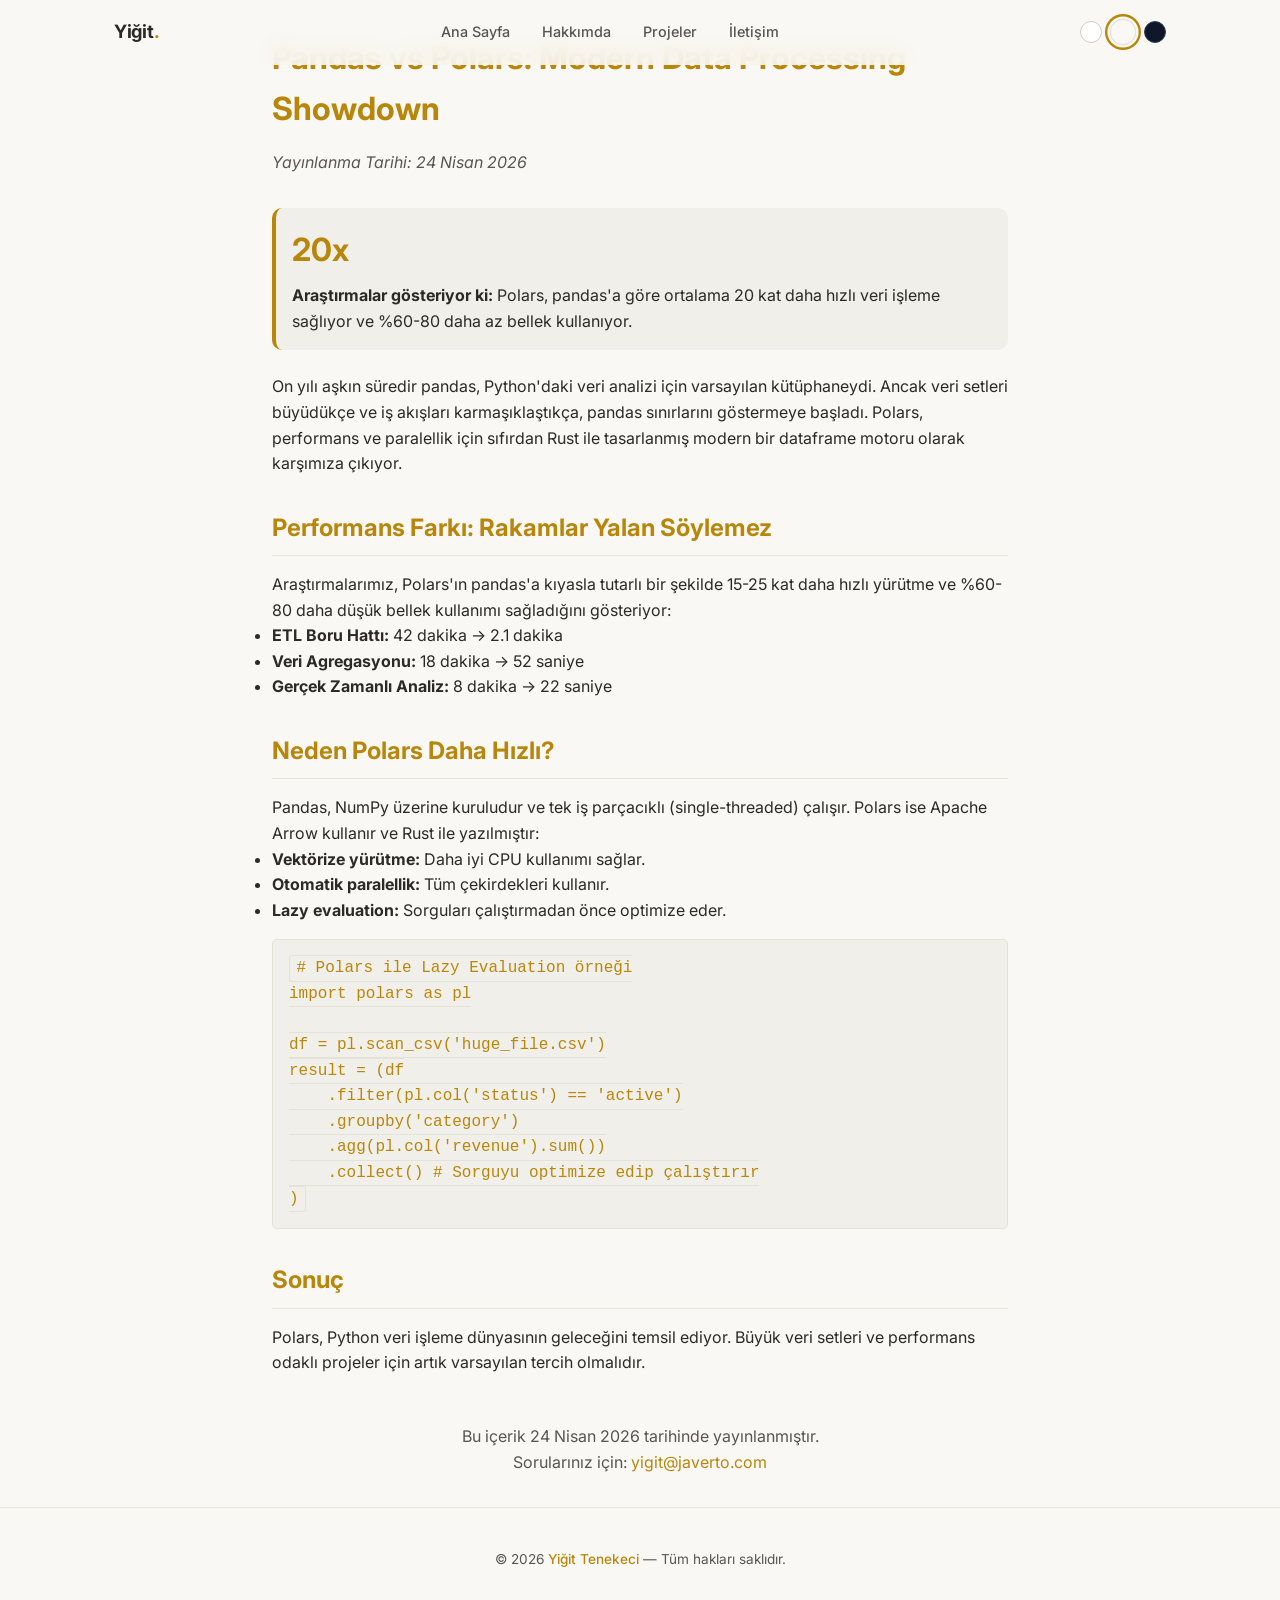
<file: weekly-data-notes-2026-04-24.html>
<!DOCTYPE html>
<html lang="tr">
<head>
  <meta charset="UTF-8" />
  <meta name="viewport" content="width=device-width, initial-scale=1.0" />
  <title>Pandas vs Polars: Modern Data Processing Showdown | Yiğit Tenekeci</title>
  <link rel="stylesheet" href="style.css" />
  <style>
    .blog-content {
      max-width: 800px;
      margin: 0 auto;
      padding: 2rem;
      line-height: 1.6;
      color: var(--color-text);
      background-color: var(--color-bg);
    }
    .blog-content h1 {
      color: var(--color-accent);
      margin-bottom: 1rem;
    }
    .blog-content h2 {
      color: var(--color-accent);
      margin-top: 2rem;
      margin-bottom: 1rem;
      border-bottom: 1px solid var(--color-border);
      padding-bottom: 0.5rem;
    }
    .blog-content h3 {
      color: var(--color-accent);
      margin-top: 1.5rem;
      margin-bottom: 0.5rem;
    }
    .blog-content code {
      background: var(--color-bg-alt);
      color: var(--color-accent);
      padding: 0.2rem 0.4rem;
      border-radius: 3px;
      font-family: 'Courier New', monospace;
      border: 1px solid var(--color-border);
    }
    .blog-content pre {
      background: var(--color-bg-alt);
      color: var(--color-text);
      padding: 1rem;
      border-radius: 5px;
      overflow-x: auto;
      margin: 1rem 0;
      border: 1px solid var(--color-border);
    }
    .blog-content .date {
      color: var(--color-text-light);
      font-style: italic;
      margin-bottom: 2rem;
    }
    .blog-content .highlight {
      background: var(--color-tag-bg);
      color: var(--color-text);
      padding: 1rem;
      border-left: 4px solid var(--color-accent);
      margin: 1rem 0;
      border-radius: 0 var(--radius) var(--radius) 0;
    }
    .blog-content .stat-box {
      background: var(--color-bg-alt);
      border-left: 4px solid var(--color-accent);
      padding: 1rem;
      margin: 1.5rem 0;
      border-radius: var(--radius);
      color: var(--color-text);
    }
    .blog-content .stat-number {
      font-size: 2rem;
      font-weight: bold;
      color: var(--color-accent);
      margin-bottom: 0.5rem;
    }
  </style>
</head>
<body>
  <nav class="navbar" id="navbar">
    <div class="navbar__inner">
      <a href="index.html" class="navbar__logo">Yiğit<span>.</span></a>
      <ul class="navbar__links" id="nav-links">
        <li><a href="index.html#hero">Ana Sayfa</a></li>
        <li><a href="index.html#about">Hakkımda</a></li>
        <li><a href="index.html#projects">Projeler</a></li>
        <li><a href="index.html#contact">İletişim</a></li>
      </ul>
      <div class="theme-switcher">
        <button class="theme-btn" data-set="light" title="Açık Tema"></button>
        <button class="theme-btn active" data-set="warm" title="Sıcak Tema"></button>
        <button class="theme-btn" data-set="dark" title="Koyu Tema"></button>
      </div>
    </div>
  </nav>

  <div class="blog-content">
    <h1>Pandas vs Polars: Modern Data Processing Showdown</h1>
    <div class="date">Yayınlanma Tarihi: 24 Nisan 2026</div>

    <div class="stat-box">
      <div class="stat-number">20x</div>
      <p><strong>Araştırmalar gösteriyor ki:</strong> Polars, pandas'a göre ortalama 20 kat daha hızlı veri işleme sağlıyor ve %60-80 daha az bellek kullanıyor.</p>
    </div>

    <p>On yılı aşkın süredir pandas, Python'daki veri analizi için varsayılan kütüphaneydi. Ancak veri setleri büyüdükçe ve iş akışları karmaşıklaştıkça, pandas sınırlarını göstermeye başladı. Polars, performans ve paralellik için sıfırdan Rust ile tasarlanmış modern bir dataframe motoru olarak karşımıza çıkıyor.</p>

    <h2>Performans Farkı: Rakamlar Yalan Söylemez</h2>
    <p>Araştırmalarımız, Polars'ın pandas'a kıyasla tutarlı bir şekilde 15-25 kat daha hızlı yürütme ve %60-80 daha düşük bellek kullanımı sağladığını gösteriyor:</p>
    <ul>
      <li><strong>ETL Boru Hattı:</strong> 42 dakika → 2.1 dakika</li>
      <li><strong>Veri Agregasyonu:</strong> 18 dakika → 52 saniye</li>
      <li><strong>Gerçek Zamanlı Analiz:</strong> 8 dakika → 22 saniye</li>
    </ul>

    <h2>Neden Polars Daha Hızlı?</h2>
    <p>Pandas, NumPy üzerine kuruludur ve tek iş parçacıklı (single-threaded) çalışır. Polars ise Apache Arrow kullanır ve Rust ile yazılmıştır:</p>
    <ul>
      <li><strong>Vektörize yürütme:</strong> Daha iyi CPU kullanımı sağlar.</li>
      <li><strong>Otomatik paralellik:</strong> Tüm çekirdekleri kullanır.</li>
      <li><strong>Lazy evaluation:</strong> Sorguları çalıştırmadan önce optimize eder.</li>
    </ul>

    <pre><code># Polars ile Lazy Evaluation örneği
import polars as pl

df = pl.scan_csv('huge_file.csv')
result = (df
    .filter(pl.col('status') == 'active')
    .groupby('category')
    .agg(pl.col('revenue').sum())
    .collect() # Sorguyu optimize edip çalıştırır
)</code></pre>

    <h2>Sonuç</h2>
    <p>Polars, Python veri işleme dünyasının geleceğini temsil ediyor. Büyük veri setleri ve performans odaklı projeler için artık varsayılan tercih olmalıdır.</p>

    <p style="margin-top: 3rem; text-align: center; color: var(--color-text-light);">
      Bu içerik 24 Nisan 2026 tarihinde yayınlanmıştır.<br>
      Sorularınız için: <a href="mailto:yigit@javerto.com" style="color: var(--color-accent);">yigit@javerto.com</a>
    </p>
  </div>

  <footer class="footer">
    <p class="footer__text">&copy; 2026 <a href="index.html#hero">Yiğit Tenekeci</a> — Tüm hakları saklıdır.</p>
  </footer>

  <script src="script.js"></script>
</body>
</html>
</file>
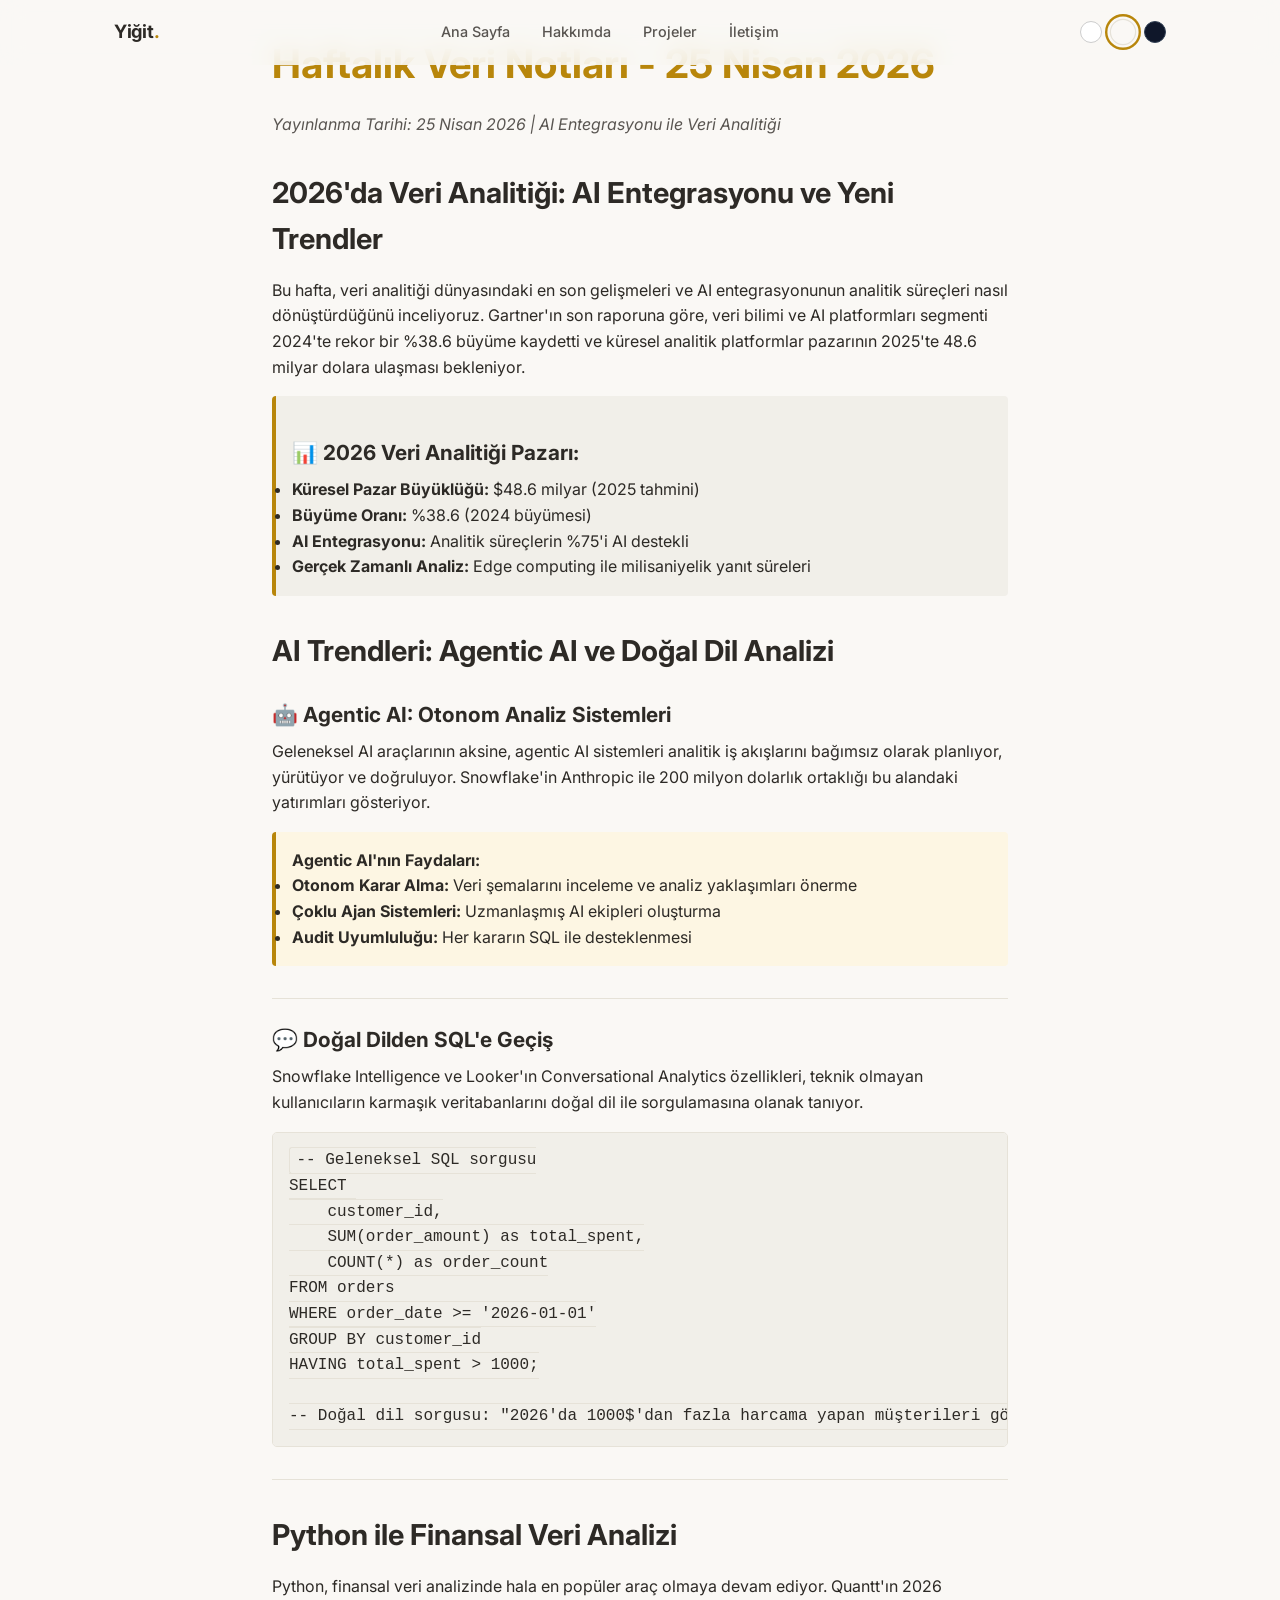
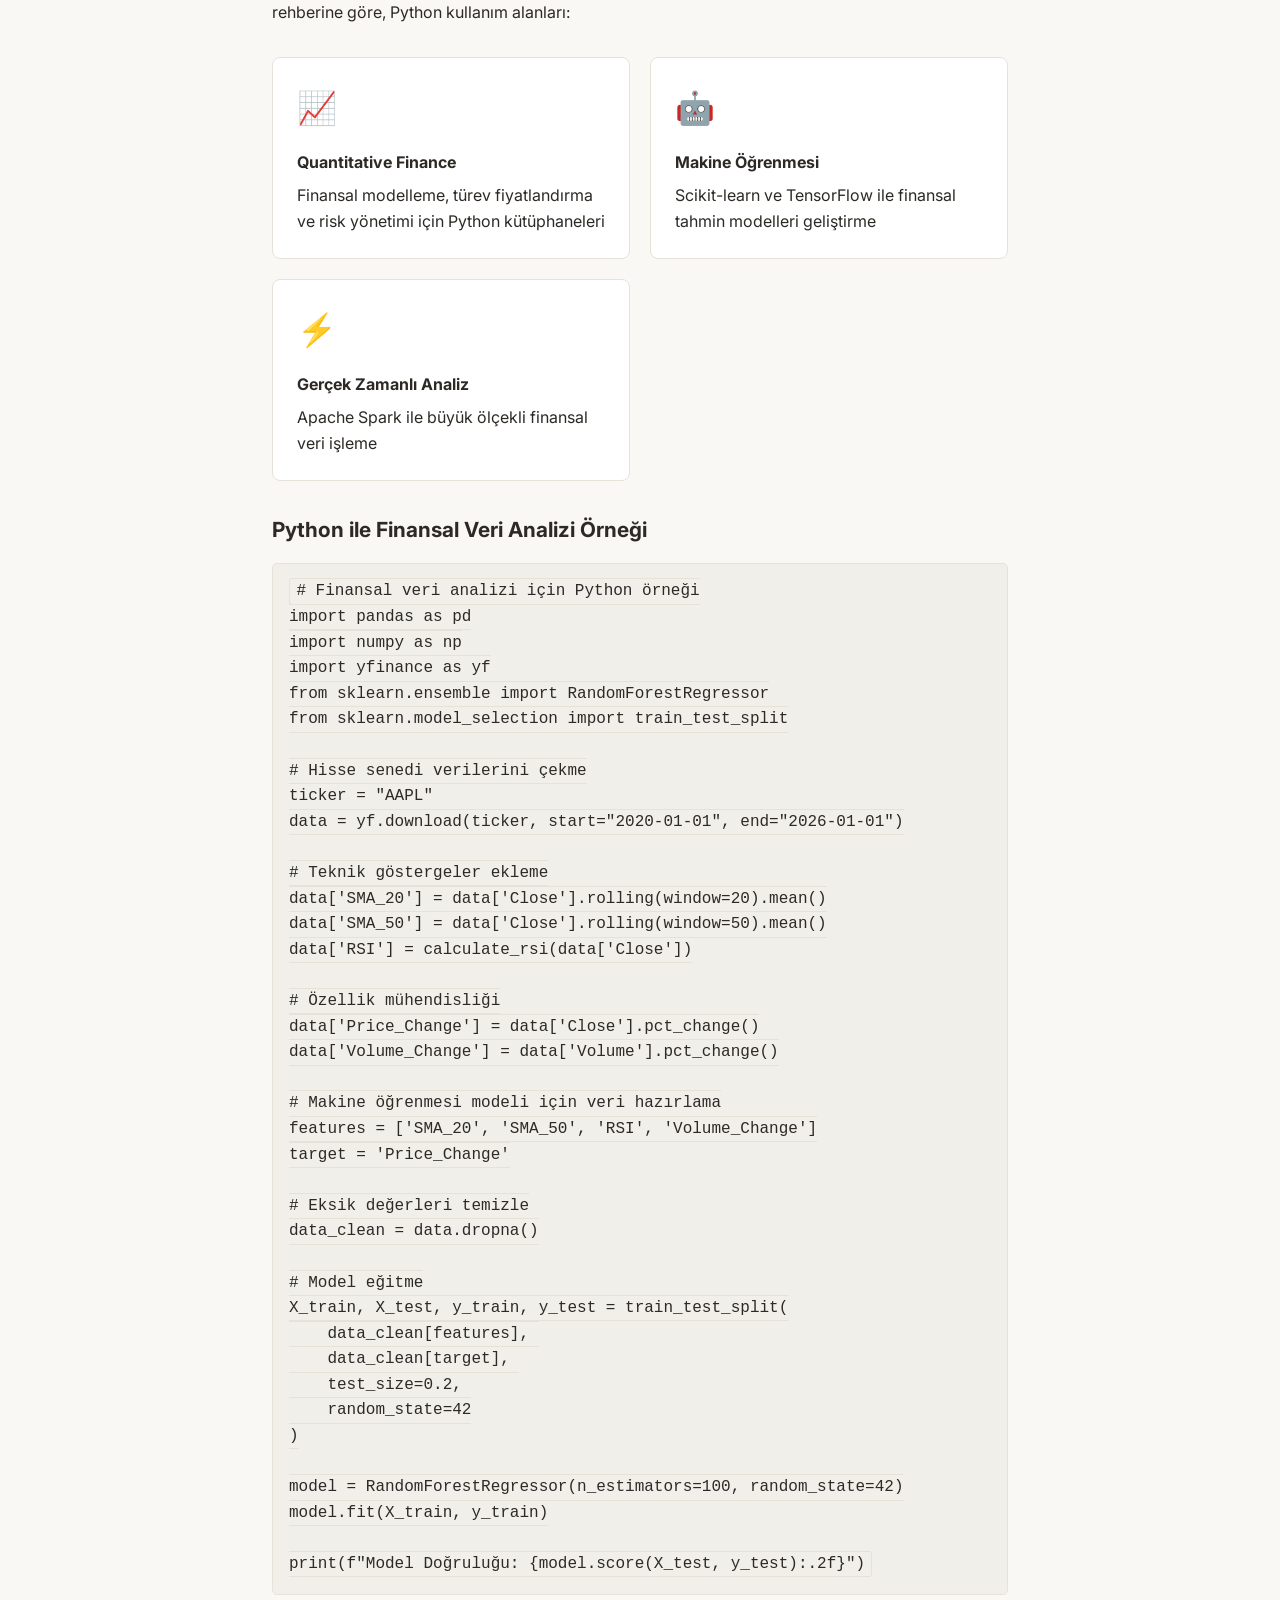
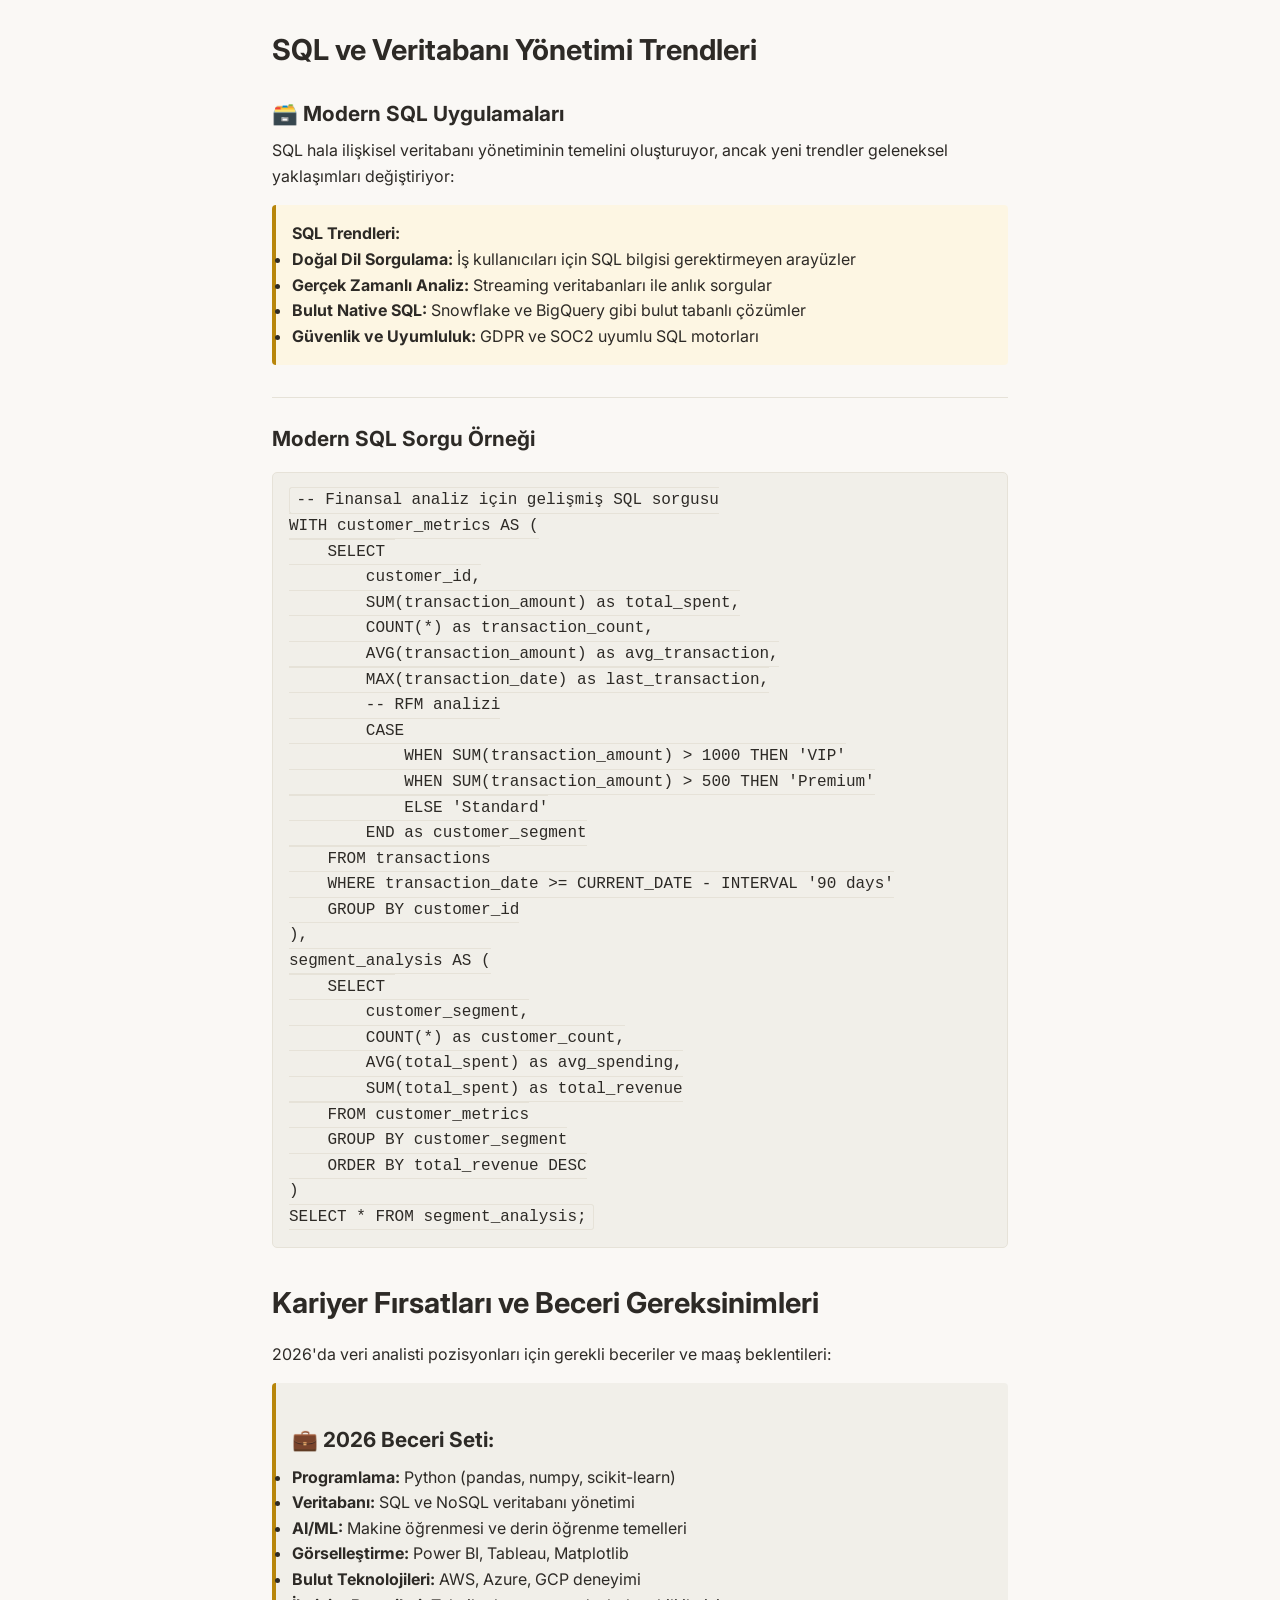
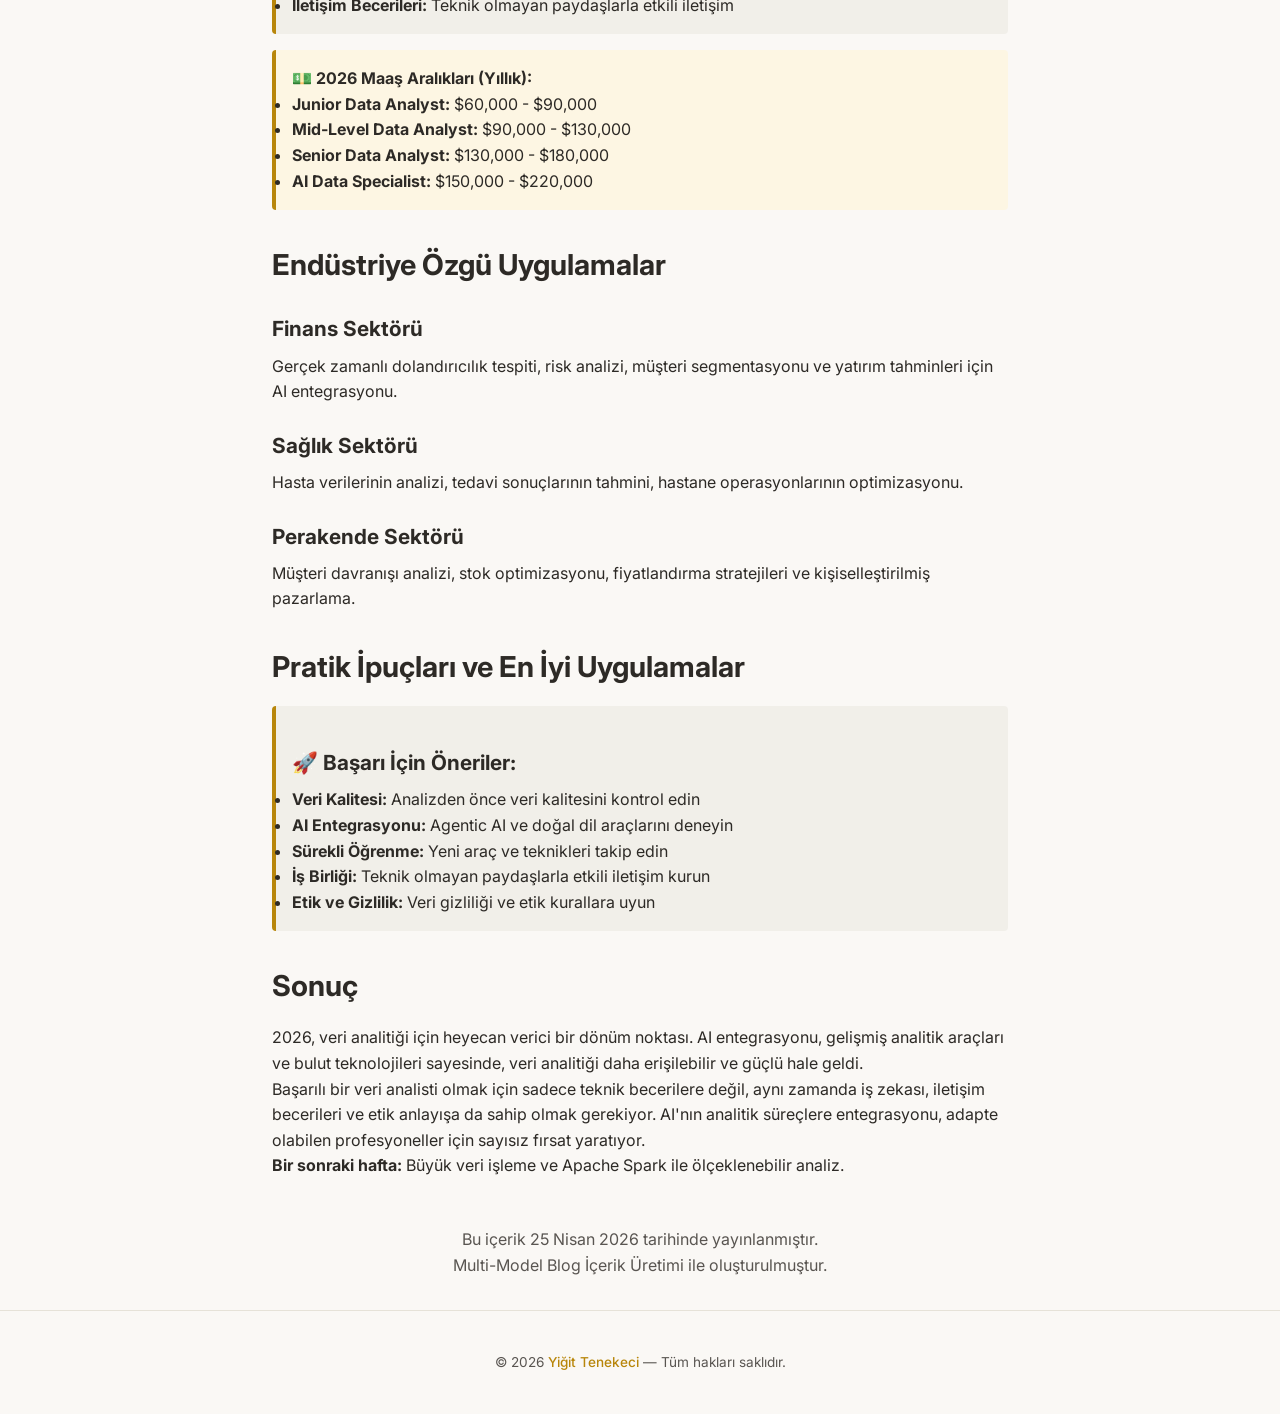
<file: weekly-data-notes-2026-04-25.html>
<!DOCTYPE html>
<html lang="tr">
<head>
  <meta charset="UTF-8" />
  <meta name="viewport" content="width=device-width, initial-scale=1.0" />
  <title>Haftalık Veri Notları - 25 Nisan 2026 | Yiğit Tenekeci</title>
  <link rel="stylesheet" href="style.css" />
  <style>
    .blog-content {
      max-width: 800px;
      margin: 0 auto;
      padding: 2rem;
      line-height: 1.6;
      color: var(--color-text);
    }
    .blog-content h1 {
      color: var(--color-accent);
      margin-bottom: 1rem;
      font-size: 2.5rem;
    }
    .blog-content h2 {
      color: var(--color-text);
      margin-top: 2rem;
      margin-bottom: 1rem;
      font-size: 1.8rem;
    }
    .blog-content h3 {
      color: var(--color-text);
      margin-top: 1.5rem;
      margin-bottom: 0.5rem;
      font-size: 1.3rem;
    }
    .blog-content code {
      background: var(--color-bg-alt);
      padding: 0.2rem 0.4rem;
      border-radius: 3px;
      font-family: 'Courier New', monospace;
      color: var(--color-text);
      border: 1px solid var(--color-border);
    }
    .blog-content pre {
      background: var(--color-bg-alt);
      padding: 1rem;
      border-radius: 5px;
      overflow-x: auto;
      margin: 1rem 0;
      border: 1px solid var(--color-border);
    }
    .blog-content .date {
      color: var(--color-text-light);
      font-style: italic;
      margin-bottom: 2rem;
    }
    .blog-content .highlight {
      background: var(--color-tag-bg);
      padding: 1rem;
      border-left: 4px solid var(--color-accent);
      margin: 1rem 0;
      border-radius: 4px;
    }
    .blog-content .trend-box {
      background: var(--color-bg-alt);
      border-left: 4px solid var(--color-accent);
      padding: 1rem;
      margin: 1rem 0;
      border-radius: 4px;
    }
    .blog-content .tool-grid {
      display: grid;
      grid-template-columns: repeat(auto-fit, minmax(300px, 1fr));
      gap: 20px;
      margin: 2rem 0;
    }
    .blog-content .tool-card {
      background: var(--color-card-bg);
      border: 1px solid var(--color-border);
      border-radius: 8px;
      padding: 1.5rem;
      transition: transform 0.2s, box-shadow 0.2s;
    }
    .blog-content .tool-card:hover {
      transform: translateY(-2px);
      box-shadow: var(--shadow-md);
    }
    .blog-content .tool-icon {
      font-size: 2rem;
      margin-bottom: 1rem;
    }
    .blog-content .tool-name {
      font-weight: bold;
      margin-bottom: 0.5rem;
      color: var(--color-text);
    }
    .blog-content .trend-item {
      margin-bottom: 1.5rem;
      padding-bottom: 1rem;
      border-bottom: 1px solid var(--color-border);
    }
    .blog-content .trend-item:last-child {
      border-bottom: none;
    }
  </style>
</head>
<body>
  <nav class="navbar" id="navbar">
    <div class="navbar__inner">
      <a href="index.html" class="navbar__logo">Yiğit<span>.</span></a>
      <ul class="navbar__links" id="nav-links">
        <li><a href="index.html#hero">Ana Sayfa</a></li>
        <li><a href="index.html#about">Hakkımda</a></li>
        <li><a href="index.html#projects">Projeler</a></li>
        <li><a href="index.html#contact">İletişim</a></li>
      </ul>
      <div class="theme-switcher">
        <button class="theme-btn" data-set="light" title="Açık Tema"></button>
        <button class="theme-btn active" data-set="warm" title="Sıcak Tema"></button>
        <button class="theme-btn" data-set="dark" title="Koyu Tema"></button>
      </div>
    </div>
  </nav>

  <div class="blog-content">
    <h1>Haftalık Veri Notları - 25 Nisan 2026</h1>
    <div class="date">Yayınlanma Tarihi: 25 Nisan 2026 | AI Entegrasyonu ile Veri Analitiği</div>

    <h2>2026'da Veri Analitiği: AI Entegrasyonu ve Yeni Trendler</h2>
    
    <p>Bu hafta, veri analitiği dünyasındaki en son gelişmeleri ve AI entegrasyonunun analitik süreçleri nasıl dönüştürdüğünü inceliyoruz. Gartner'ın son raporuna göre, veri bilimi ve AI platformları segmenti 2024'te rekor bir %38.6 büyüme kaydetti ve küresel analitik platformlar pazarının 2025'te 48.6 milyar dolara ulaşması bekleniyor.</p>

    <div class="trend-box">
      <h3>📊 2026 Veri Analitiği Pazarı:</h3>
      <ul>
        <li><strong>Küresel Pazar Büyüklüğü:</strong> $48.6 milyar (2025 tahmini)</li>
        <li><strong>Büyüme Oranı:</strong> %38.6 (2024 büyümesi)</li>
        <li><strong>AI Entegrasyonu:</strong> Analitik süreçlerin %75'i AI destekli</li>
        <li><strong>Gerçek Zamanlı Analiz:</strong> Edge computing ile milisaniyelik yanıt süreleri</li>
      </ul>
    </div>

    <h2>AI Trendleri: Agentic AI ve Doğal Dil Analizi</h2>
    
    <div class="trend-item">
      <h3>🤖 Agentic AI: Otonom Analiz Sistemleri</h3>
      <p>Geleneksel AI araçlarının aksine, agentic AI sistemleri analitik iş akışlarını bağımsız olarak planlıyor, yürütüyor ve doğruluyor. Snowflake'in Anthropic ile 200 milyon dolarlık ortaklığı bu alandaki yatırımları gösteriyor.</p>
      
      <div class="highlight">
        <strong>Agentic AI'nın Faydaları:</strong>
        <ul>
          <li><strong>Otonom Karar Alma:</strong> Veri şemalarını inceleme ve analiz yaklaşımları önerme</li>
          <li><strong>Çoklu Ajan Sistemleri:</strong> Uzmanlaşmış AI ekipleri oluşturma</li>
          <li><strong>Audit Uyumluluğu:</strong> Her kararın SQL ile desteklenmesi</li>
        </ul>
      </div>
    </div>

    <div class="trend-item">
      <h3>💬 Doğal Dilden SQL'e Geçiş</h3>
      <p>Snowflake Intelligence ve Looker'ın Conversational Analytics özellikleri, teknik olmayan kullanıcıların karmaşık veritabanlarını doğal dil ile sorgulamasına olanak tanıyor.</p>
      
      <pre><code>-- Geleneksel SQL sorgusu
SELECT 
    customer_id,
    SUM(order_amount) as total_spent,
    COUNT(*) as order_count
FROM orders 
WHERE order_date >= '2026-01-01'
GROUP BY customer_id
HAVING total_spent > 1000;

-- Doğal dil sorgusu: "2026'da 1000$'dan fazla harcama yapan müşterileri göster"</code></pre>
    </div>

    <h2>Python ile Finansal Veri Analizi</h2>
    
    <p>Python, finansal veri analizinde hala en popüler araç olmaya devam ediyor. Quantt'ın 2026 rehberine göre, Python kullanım alanları:</p>
    
    <div class="tool-grid">
      <div class="tool-card">
        <div class="tool-icon">📈</div>
        <div class="tool-name">Quantitative Finance</div>
        <p>Finansal modelleme, türev fiyatlandırma ve risk yönetimi için Python kütüphaneleri</p>
      </div>
      
      <div class="tool-card">
        <div class="tool-icon">🤖</div>
        <div class="tool-name">Makine Öğrenmesi</div>
        <p>Scikit-learn ve TensorFlow ile finansal tahmin modelleri geliştirme</p>
      </div>
      
      <div class="tool-card">
        <div class="tool-icon">⚡</div>
        <div class="tool-name">Gerçek Zamanlı Analiz</div>
        <p>Apache Spark ile büyük ölçekli finansal veri işleme</p>
      </div>
    </div>

    <h3>Python ile Finansal Veri Analizi Örneği</h3>
    
    <pre><code># Finansal veri analizi için Python örneği
import pandas as pd
import numpy as np
import yfinance as yf
from sklearn.ensemble import RandomForestRegressor
from sklearn.model_selection import train_test_split

# Hisse senedi verilerini çekme
ticker = "AAPL"
data = yf.download(ticker, start="2020-01-01", end="2026-01-01")

# Teknik göstergeler ekleme
data['SMA_20'] = data['Close'].rolling(window=20).mean()
data['SMA_50'] = data['Close'].rolling(window=50).mean()
data['RSI'] = calculate_rsi(data['Close'])

# Özellik mühendisliği
data['Price_Change'] = data['Close'].pct_change()
data['Volume_Change'] = data['Volume'].pct_change()

# Makine öğrenmesi modeli için veri hazırlama
features = ['SMA_20', 'SMA_50', 'RSI', 'Volume_Change']
target = 'Price_Change'

# Eksik değerleri temizle
data_clean = data.dropna()

# Model eğitme
X_train, X_test, y_train, y_test = train_test_split(
    data_clean[features], 
    data_clean[target], 
    test_size=0.2, 
    random_state=42
)

model = RandomForestRegressor(n_estimators=100, random_state=42)
model.fit(X_train, y_train)

print(f"Model Doğruluğu: {model.score(X_test, y_test):.2f}")</code></pre>

    <h2>SQL ve Veritabanı Yönetimi Trendleri</h2>
    
    <div class="trend-item">
      <h3>🗃️ Modern SQL Uygulamaları</h3>
      <p>SQL hala ilişkisel veritabanı yönetiminin temelini oluşturuyor, ancak yeni trendler geleneksel yaklaşımları değiştiriyor:</p>
      
      <div class="highlight">
        <strong>SQL Trendleri:</strong>
        <ul>
          <li><strong>Doğal Dil Sorgulama:</strong> İş kullanıcıları için SQL bilgisi gerektirmeyen arayüzler</li>
          <li><strong>Gerçek Zamanlı Analiz:</strong> Streaming veritabanları ile anlık sorgular</li>
          <li><strong>Bulut Native SQL:</strong> Snowflake ve BigQuery gibi bulut tabanlı çözümler</li>
          <li><strong>Güvenlik ve Uyumluluk:</strong> GDPR ve SOC2 uyumlu SQL motorları</li>
        </ul>
      </div>
    </div>

    <h3>Modern SQL Sorgu Örneği</h3>
    
    <pre><code>-- Finansal analiz için gelişmiş SQL sorgusu
WITH customer_metrics AS (
    SELECT 
        customer_id,
        SUM(transaction_amount) as total_spent,
        COUNT(*) as transaction_count,
        AVG(transaction_amount) as avg_transaction,
        MAX(transaction_date) as last_transaction,
        -- RFM analizi
        CASE 
            WHEN SUM(transaction_amount) > 1000 THEN 'VIP'
            WHEN SUM(transaction_amount) > 500 THEN 'Premium'
            ELSE 'Standard'
        END as customer_segment
    FROM transactions 
    WHERE transaction_date >= CURRENT_DATE - INTERVAL '90 days'
    GROUP BY customer_id
),
segment_analysis AS (
    SELECT 
        customer_segment,
        COUNT(*) as customer_count,
        AVG(total_spent) as avg_spending,
        SUM(total_spent) as total_revenue
    FROM customer_metrics
    GROUP BY customer_segment
    ORDER BY total_revenue DESC
)
SELECT * FROM segment_analysis;</code></pre>

    <h2>Kariyer Fırsatları ve Beceri Gereksinimleri</h2>
    
    <p>2026'da veri analisti pozisyonları için gerekli beceriler ve maaş beklentileri:</p>
    
    <div class="trend-box">
      <h3>💼 2026 Beceri Seti:</h3>
      <ul>
        <li><strong>Programlama:</strong> Python (pandas, numpy, scikit-learn)</li>
        <li><strong>Veritabanı:</strong> SQL ve NoSQL veritabanı yönetimi</li>
        <li><strong>AI/ML:</strong> Makine öğrenmesi ve derin öğrenme temelleri</li>
        <li><strong>Görselleştirme:</strong> Power BI, Tableau, Matplotlib</li>
        <li><strong>Bulut Teknolojileri:</strong> AWS, Azure, GCP deneyimi</li>
        <li><strong>İletişim Becerileri:</strong> Teknik olmayan paydaşlarla etkili iletişim</li>
      </ul>
    </div>

    <div class="highlight">
      <strong>💵 2026 Maaş Aralıkları (Yıllık):</strong>
      <ul>
        <li><strong>Junior Data Analyst:</strong> $60,000 - $90,000</li>
        <li><strong>Mid-Level Data Analyst:</strong> $90,000 - $130,000</li>
        <li><strong>Senior Data Analyst:</strong> $130,000 - $180,000</li>
        <li><strong>AI Data Specialist:</strong> $150,000 - $220,000</li>
      </ul>
    </div>

    <h2>Endüstriye Özgü Uygulamalar</h2>
    
    <h3>Finans Sektörü</h3>
    <p>Gerçek zamanlı dolandırıcılık tespiti, risk analizi, müşteri segmentasyonu ve yatırım tahminleri için AI entegrasyonu.</p>
    
    <h3>Sağlık Sektörü</h3>
    <p>Hasta verilerinin analizi, tedavi sonuçlarının tahmini, hastane operasyonlarının optimizasyonu.</p>
    
    <h3>Perakende Sektörü</h3>
    <p>Müşteri davranışı analizi, stok optimizasyonu, fiyatlandırma stratejileri ve kişiselleştirilmiş pazarlama.</p>

    <h2>Pratik İpuçları ve En İyi Uygulamalar</h2>
    
    <div class="trend-box">
      <h3>🚀 Başarı İçin Öneriler:</h3>
      <ul>
        <li><strong>Veri Kalitesi:</strong> Analizden önce veri kalitesini kontrol edin</li>
        <li><strong>AI Entegrasyonu:</strong> Agentic AI ve doğal dil araçlarını deneyin</li>
        <li><strong>Sürekli Öğrenme:</strong> Yeni araç ve teknikleri takip edin</li>
        <li><strong>İş Birliği:</strong> Teknik olmayan paydaşlarla etkili iletişim kurun</li>
        <li><strong>Etik ve Gizlilik:</strong> Veri gizliliği ve etik kurallara uyun</li>
      </ul>
    </div>

    <h2>Sonuç</h2>
    
    <p>2026, veri analitiği için heyecan verici bir dönüm noktası. AI entegrasyonu, gelişmiş analitik araçları ve bulut teknolojileri sayesinde, veri analitiği daha erişilebilir ve güçlü hale geldi.</p>

    <p>Başarılı bir veri analisti olmak için sadece teknik becerilere değil, aynı zamanda iş zekası, iletişim becerileri ve etik anlayışa da sahip olmak gerekiyor. AI'nın analitik süreçlere entegrasyonu, adapte olabilen profesyoneller için sayısız fırsat yaratıyor.</p>

    <p><strong>Bir sonraki hafta:</strong> Büyük veri işleme ve Apache Spark ile ölçeklenebilir analiz.</p>

    <p style="margin-top: 3rem; text-align: center; color: var(--color-text-light);">
      Bu içerik 25 Nisan 2026 tarihinde yayınlanmıştır.<br>
      Multi-Model Blog İçerik Üretimi ile oluşturulmuştur.
    </p>
  </div>

  <footer class="footer">
    <p class="footer__text">&copy; 2026 <a href="index.html#hero">Yiğit Tenekeci</a> — Tüm hakları saklıdır.</p>
  </footer>

  <script src="script.js"></script>
</body>
</html>
</file>
<file: style.css>
/* ============================================
   PORTFOLYO SİTESİ - ANA STİL DOSYASI
   ============================================ */

/* --- Google Fonts --- */
@import url('https://fonts.googleapis.com/css2?family=Inter:wght@300;400;500;600;700&display=swap');

/* --- CSS Değişkenleri (Renk Paleti) --- */
:root {
  /* LIGHT THEME (Varsayılan Beyaz) */
  --color-bg: #ffffff;
  --color-bg-alt: #f8fafc;
  --color-text: #1e293b;
  --color-text-light: #64748b;
  --color-accent: #4b7be5;
  --color-accent-hover: #3a62c4;
  --color-border: #e2e8f0;
  --color-card-bg: #ffffff;
  --color-tag-bg: #eef2ff;
  --color-tag-text: #4b7be5;
  --color-nav-bg: rgba(255, 255, 255, 0.85);
  --color-nav-mobile: rgba(255, 255, 255, 0.97);
  --font-main: 'Inter', -apple-system, BlinkMacSystemFont, 'Segoe UI', sans-serif;
  --max-width: 1100px;
  --radius: 10px;
  --shadow-sm: 0 1px 3px rgba(0, 0, 0, 0.06);
  --shadow-md: 0 4px 16px rgba(0, 0, 0, 0.08);
  --transition: 0.25s ease;
}

[data-theme="warm"] {
  --color-bg: #faf8f5;
  --color-bg-alt: #f1efe9;
  --color-text: #2d2a26;
  --color-text-light: #595551;
  --color-accent: #b8860b;
  --color-accent-hover: #9c7108;
  --color-border: #e6e2d8;
  --color-card-bg: #ffffff;
  --color-tag-bg: #fdf6e3;
  --color-tag-text: #b8860b;
  --color-nav-bg: rgba(250, 248, 245, 0.85);
  --color-nav-mobile: rgba(250, 248, 245, 0.97);
}

[data-theme="dark"] {
  --color-bg: #0f172a;
  --color-bg-alt: #1e293b;
  --color-text: #f8fafc;
  --color-text-light: #cbd5e1;
  --color-accent: #60a5fa;
  --color-accent-hover: #93c5fd;
  --color-border: #334155;
  --color-card-bg: #1e293b;
  --color-tag-bg: #334155;
  --color-tag-text: #60a5fa;
  --color-nav-bg: rgba(15, 23, 42, 0.85);
  --color-nav-mobile: rgba(15, 23, 42, 0.97);
}

/* --- Reset & Temel --- */
*,
*::before,
*::after {
  margin: 0;
  padding: 0;
  box-sizing: border-box;
}

html {
  scroll-behavior: smooth;
  scroll-padding-top: 80px;
}

body {
  font-family: var(--font-main);
  color: var(--color-text);
  background-color: var(--color-bg);
  line-height: 1.7;
  -webkit-font-smoothing: antialiased;
}

img {
  max-width: 100%;
  display: block;
}

a {
  text-decoration: none;
  color: inherit;
}

/* --- Navbar --- */
.navbar {
  position: fixed;
  top: 0;
  left: 0;
  width: 100%;
  z-index: 100;
  background-color: var(--color-nav-bg);
  backdrop-filter: blur(12px);
  -webkit-backdrop-filter: blur(12px);
  border-bottom: 1px solid transparent;
  transition: border-color var(--transition), box-shadow var(--transition);
}

.navbar.scrolled {
  border-bottom-color: var(--color-border);
  box-shadow: var(--shadow-sm);
}

.navbar__inner {
  max-width: var(--max-width);
  margin: 0 auto;
  padding: 0 24px;
  height: 64px;
  display: flex;
  align-items: center;
  justify-content: space-between;
}

/* BURAYA KENDİ İSMİNİZİ / LOGONUZU YAZIN */
.navbar__logo {
  font-weight: 700;
  font-size: 1.15rem;
  color: var(--color-text);
  letter-spacing: -0.3px;
}

.navbar__logo span {
  color: var(--color-accent);
}

.navbar__links {
  display: flex;
  align-items: center;
  gap: 32px;
  list-style: none;
}

.navbar__links a {
  font-size: 0.9rem;
  font-weight: 500;
  color: var(--color-text-light);
  transition: color var(--transition);
  position: relative;
}

.navbar__links a::after {
  content: '';
  position: absolute;
  bottom: -4px;
  left: 0;
  width: 0;
  height: 2px;
  background-color: var(--color-accent);
  transition: width var(--transition);
}

.navbar__links a:hover {
  color: var(--color-text);
}

.navbar__links a:hover::after {
  width: 100%;
}

/* Theme Switcher */
.theme-switcher {
  display: flex;
  gap: 10px;
  align-items: center;
  margin-left: 20px;
}

.theme-btn {
  width: 22px;
  height: 22px;
  border-radius: 50%;
  cursor: pointer;
  transition: transform 0.2s, box-shadow 0.2s;
}

.theme-btn.active {
  transform: scale(1.2);
  box-shadow: 0 0 0 2px var(--color-bg), 0 0 0 4px var(--color-accent);
}

.theme-btn[data-set="light"] { background-color: #ffffff; border: 1px solid #ccc; }
.theme-btn[data-set="warm"] { background-color: #faf8f5; border: 1px solid #e6e2d8; }
.theme-btn[data-set="dark"] { background-color: #0f172a; border: 1px solid #334155; }

/* Hamburger Menü (Mobil) */
.navbar__hamburger {
  display: none;
  flex-direction: column;
  gap: 5px;
  cursor: pointer;
  background: none;
  border: none;
  padding: 4px;
}

.navbar__hamburger span {
  display: block;
  width: 22px;
  height: 2px;
  background-color: var(--color-text);
  border-radius: 2px;
  transition: transform var(--transition), opacity var(--transition);
}

/* --- Bölüm Ortak --- */
.section {
  padding: 100px 24px;
}

.section__container {
  max-width: var(--max-width);
  margin: 0 auto;
}

.section__label {
  font-size: 0.8rem;
  font-weight: 600;
  text-transform: uppercase;
  letter-spacing: 2px;
  color: var(--color-accent);
  margin-bottom: 12px;
}

.section__title {
  font-size: 2rem;
  font-weight: 700;
  color: var(--color-text);
  margin-bottom: 20px;
  letter-spacing: -0.5px;
}

.section__divider {
  width: 48px;
  height: 3px;
  background-color: var(--color-accent);
  border-radius: 2px;
  margin-bottom: 40px;
}

/* --- Hero Bölümü --- */
.hero {
  min-height: 100vh;
  display: flex;
  align-items: center;
  justify-content: center;
  text-align: center;
  padding: 120px 24px 100px;
  background-color: var(--color-bg);
}

.hero__content {
  max-width: 680px;
}

.hero__greeting {
  font-size: 1rem;
  font-weight: 500;
  color: var(--color-accent);
  margin-bottom: 16px;
  letter-spacing: 1px;
}

/* BURAYA KENDİ İSMİNİZİ YAZIN */
.hero__name {
  font-size: clamp(2.2rem, 5vw, 3.5rem);
  font-weight: 700;
  color: var(--color-text);
  line-height: 1.15;
  margin-bottom: 12px;
  letter-spacing: -1px;
}

/* BURAYA KENDİ UNVANINIZI YAZIN */
.hero__title {
  font-size: clamp(1.1rem, 2.5vw, 1.35rem);
  font-weight: 400;
  color: var(--color-text-light);
  margin-bottom: 24px;
}

.hero__description {
  font-size: 1.05rem;
  color: var(--color-text-light);
  line-height: 1.8;
  margin-bottom: 40px;
  max-width: 540px;
  margin-left: auto;
  margin-right: auto;
}

.hero__actions {
  display: flex;
  gap: 16px;
  justify-content: center;
  flex-wrap: wrap;
}

.hero__cta {
  display: inline-flex;
  align-items: center;
  gap: 8px;
  padding: 14px 32px;
  background-color: var(--color-accent);
  color: #ffffff;
  font-family: var(--font-main);
  font-size: 0.95rem;
  font-weight: 600;
  border: none;
  border-radius: var(--radius);
  cursor: pointer;
  transition: background-color var(--transition), transform var(--transition), box-shadow var(--transition);
}

.hero__cta:hover {
  background-color: var(--color-accent-hover);
  transform: translateY(-2px);
  box-shadow: 0 6px 20px rgba(75, 123, 229, 0.3);
}

.hero__cta svg {
  width: 16px;
  height: 16px;
  transition: transform var(--transition);
}

.hero__cta:hover svg {
  transform: translateY(2px);
}

.hero__cta--secondary {
  background-color: transparent;
  color: var(--color-text);
  border: 2px solid var(--color-border);
}

.hero__cta--secondary:hover {
  background-color: var(--color-bg-alt);
  border-color: var(--color-accent);
  color: var(--color-accent);
  box-shadow: none;
}

/* --- Hakkımda Bölümü --- */
.about {
  background-color: var(--color-bg-alt);
}

.about__grid {
  display: grid;
  grid-template-columns: 1fr 1fr;
  gap: 60px;
  align-items: start;
}

/* BURAYA KENDİ PROFİL METNİNİZİ YAZIN */
.about__text p {
  font-size: 1rem;
  color: var(--color-text-light);
  margin-bottom: 16px;
  line-height: 1.8;
}

.about__text p:last-child {
  margin-bottom: 0;
}

.about__highlights {
  display: grid;
  grid-template-columns: 1fr 1fr;
  gap: 20px;
}

.highlight-card {
  background-color: var(--color-card-bg);
  border: 1px solid var(--color-border);
  border-radius: var(--radius);
  padding: 24px;
  transition: box-shadow var(--transition), transform var(--transition);
}

.highlight-card:hover {
  box-shadow: var(--shadow-md);
  transform: translateY(-2px);
}

.highlight-card__icon {
  font-size: 1.5rem;
  margin-bottom: 12px;
}

.highlight-card__title {
  font-size: 0.95rem;
  font-weight: 600;
  color: var(--color-text);
  margin-bottom: 6px;
}

.highlight-card__desc {
  font-size: 0.85rem;
  color: var(--color-text-light);
  line-height: 1.6;
}

.projects__subtitle {
  font-size: 1.35rem;
  font-weight: 600;
  color: var(--color-text);
  margin-bottom: 24px;
  display: flex;
  align-items: center;
  gap: 12px;
}

.projects__subtitle::after {
  content: '';
  flex-grow: 1;
  height: 1px;
  background-color: var(--color-border);
}

.projects__header {
  display: flex;
  justify-content: space-between;
  align-items: center;
  margin-bottom: 32px;
  flex-wrap: wrap;
  gap: 20px;
}

.projects__filters {
  display: flex;
  gap: 8px;
}

.filter-btn {
  padding: 8px 16px;
  border-radius: 50px;
  border: 1px solid var(--color-border);
  background: var(--color-bg);
  color: var(--color-text-light);
  font-size: 0.85rem;
  font-weight: 500;
  cursor: pointer;
  transition: all var(--transition);
}

.filter-btn:hover {
  border-color: var(--color-accent);
  color: var(--color-accent);
}

.filter-btn.active {
  background-color: var(--color-accent);
  color: #ffffff;
  border-color: var(--color-accent);
}

/* --- Projeler Bölümü --- */
.projects__grid {
  display: grid;
  grid-template-columns: repeat(auto-fill, minmax(320px, 1fr));
  gap: 28px;
}

/* BURAYA KENDİ PROJELERİNİZİ EKLEYİN — her kart bir proje */
.project-card {
  background-color: var(--color-card-bg);
  border: 1px solid var(--color-border);
  border-radius: var(--radius);
  padding: 32px 28px;
  transition: box-shadow var(--transition), transform var(--transition);
  display: flex;
  flex-direction: column;
}

.project-card:hover {
  box-shadow: var(--shadow-md);
  transform: translateY(-4px);
}

.project-card__number {
  font-size: 0.8rem;
  font-weight: 700;
  color: var(--color-accent);
  margin-bottom: 16px;
  letter-spacing: 1px;
}

.project-card__title {
  font-size: 1.15rem;
  font-weight: 600;
  color: var(--color-text);
  margin-bottom: 12px;
}

.project-card__desc {
  font-size: 0.9rem;
  color: var(--color-text-light);
  line-height: 1.7;
  margin-bottom: 20px;
  flex-grow: 1;
}

.project-card__tags {
  display: flex;
  flex-wrap: wrap;
  gap: 8px;
}

.tag {
  display: inline-block;
  font-size: 0.75rem;
  font-weight: 500;
  padding: 5px 12px;
  background-color: var(--color-tag-bg);
  color: var(--color-tag-text);
  border-radius: 50px;
  letter-spacing: 0.3px;
}

.project-card__link {
  display: inline-flex;
  align-items: center;
  gap: 6px;
  margin-top: 20px;
  font-size: 0.85rem;
  font-weight: 600;
  color: var(--color-accent);
  transition: color var(--transition);
}

.project-card__link:hover {
  color: var(--color-accent-hover);
}

.project-card__link svg {
  width: 16px;
  height: 16px;
}

/* --- İletişim Bölümü --- */
.contact {
  background-color: var(--color-bg-alt);
}

.contact__grid {
  display: grid;
  grid-template-columns: 1fr 1.5fr;
  gap: 60px;
  align-items: start;
}

.contact__subtitle {
  font-size: 1.25rem;
  margin-bottom: 16px;
}

.contact__desc {
  color: var(--color-text-light);
  margin-bottom: 32px;
}

.contact__details {
  display: flex;
  flex-direction: column;
  gap: 24px;
}

.contact__item {
  display: flex;
  gap: 16px;
  align-items: center;
}

.contact__icon {
  width: 44px;
  height: 44px;
  background-color: var(--color-card-bg);
  border: 1px solid var(--color-border);
  border-radius: 50%;
  display: flex;
  align-items: center;
  justify-content: center;
  font-size: 1.2rem;
}

.contact__item h4 {
  font-size: 0.9rem;
  margin-bottom: 2px;
}

.contact__item p {
  font-size: 0.85rem;
  color: var(--color-text-light);
}

.contact__form {
  background-color: var(--color-card-bg);
  padding: 40px;
  border-radius: var(--radius);
  border: 1px solid var(--color-border);
  box-shadow: var(--shadow-sm);
}

.form__group {
  margin-bottom: 20px;
}

.form__group label {
  display: block;
  font-size: 0.85rem;
  font-weight: 500;
  margin-bottom: 8px;
}

.form__group input,
.form__group textarea {
  width: 100%;
  padding: 12px 16px;
  border-radius: var(--radius);
  border: 1px solid var(--color-border);
  background-color: var(--color-bg);
  color: var(--color-text);
  font-family: var(--font-main);
  font-size: 0.95rem;
  transition: border-color var(--transition), box-shadow var(--transition);
}

.form__group input:focus,
.form__group textarea:focus {
  outline: none;
  border-color: var(--color-accent);
  box-shadow: 0 0 0 3px rgba(75, 123, 229, 0.1);
}

.form__submit {
  width: 100%;
  justify-content: center;
}

.form__status {
  margin-top: 16px;
  font-size: 0.9rem;
  text-align: center;
}

.form__status.success { color: #10b981; }
.form__status.error { color: #ef4444; }

/* --- Footer --- */
.footer {
  padding: 40px 24px;
  text-align: center;
  border-top: 1px solid var(--color-border);
}

.footer__text {
  font-size: 0.85rem;
  color: var(--color-text-light);
}

.footer__text a {
  color: var(--color-accent);
  font-weight: 500;
  transition: color var(--transition);
}

.footer__text a:hover {
  color: var(--color-accent-hover);
}

/* ============================================
   RESPONSIVE TASARIM
   ============================================ */

/* Tablet */
@media (max-width: 768px) {
  .navbar__links {
    position: fixed;
    top: 64px;
    left: 0;
    width: 100%;
    flex-direction: column;
    background-color: var(--color-nav-mobile);
    backdrop-filter: blur(12px);
    padding: 24px;
    gap: 20px;
    border-bottom: 1px solid var(--color-border);
    transform: translateY(-120%);
    opacity: 0;
    transition: transform 0.3s ease, opacity 0.3s ease;
    pointer-events: none;
  }

  .navbar__links.active {
    transform: translateY(0);
    opacity: 1;
    pointer-events: all;
  }

  .navbar__hamburger {
    display: flex;
  }

  .navbar__hamburger.active span:nth-child(1) {
    transform: rotate(45deg) translate(5px, 5px);
  }
  .navbar__hamburger.active span:nth-child(2) {
    opacity: 0;
  }
  .navbar__hamburger.active span:nth-child(3) {
    transform: rotate(-45deg) translate(5px, -5px);
  }

  .about__grid {
    grid-template-columns: 1fr;
    gap: 40px;
  }

  .section {
    padding: 72px 20px;
  }

  .section__title {
    font-size: 1.65rem;
  }

  .projects__grid {
    grid-template-columns: 1fr;
  }

  .contact__grid {
    grid-template-columns: 1fr;
    gap: 40px;
  }

  .contact__form {
    padding: 24px;
  }
}

/* Mobil */
@media (max-width: 480px) {
  .hero {
    padding: 100px 20px 72px;
  }

  .hero__description {
    font-size: 0.95rem;
  }

  .about__highlights {
    grid-template-columns: 1fr;
  }

  .section {
    padding: 56px 16px;
  }
}

/* --- Reveal (Fade-in) Animasyonu --- */
.reveal {
  opacity: 0;
  transform: translateY(24px);
  transition: opacity 0.6s ease, transform 0.6s ease;
}

.reveal.revealed {
  opacity: 1;
  transform: translateY(0);
}


/* --- New styles for recommendations --- */
.project-card__case-study {
  margin-top: 20px;
  display: inline-block;
  padding: 8px 16px;
  background-color: var(--color-accent);
  color: #fff;
  font-size: 0.85rem;
  font-weight: 600;
  border-radius: 6px;
  transition: all var(--transition);
  text-align: center;
}
.project-card__case-study:hover {
  background-color: var(--color-accent-hover);
  transform: translateY(-2px);
}
.highlight-category {
  margin-bottom: 30px;
}
.highlight-category__title {
  font-size: 1rem;
  font-weight: 700;
  color: var(--color-text);
  margin-bottom: 15px;
  display: flex;
  align-items: center;
  gap: 8px;
}
.highlight-category__grid {
  display: grid;
  grid-template-columns: repeat(auto-fill, minmax(200px, 1fr));
  gap: 15px;
}
.learning {
  background-color: var(--color-bg-alt);
}
.learning__grid {
  display: grid;
  grid-template-columns: repeat(auto-fill, minmax(300px, 1fr));
  gap: 20px;
}
.learning-card {
  background-color: var(--color-card-bg);
  border: 1px solid var(--color-border);
  border-radius: var(--radius);
  padding: 24px;
  transition: all var(--transition);
}
.learning-card:hover {
  transform: translateY(-4px);
  box-shadow: var(--shadow-md);
}
.learning-card__date {
  font-size: 0.75rem;
  color: var(--color-accent);
  font-weight: 600;
  margin-bottom: 8px;
}
.learning-card__title {
  font-size: 1.1rem;
  font-weight: 600;
  color: var(--color-text);
  margin-bottom: 8px;
}
.learning-card__desc {
  font-size: 0.9rem;
  color: var(--color-text-light);
  line-height: 1.6;
}


/* --- Blog Section Styles --- */
.blog__grid {
  display: grid;
  grid-template-columns: repeat(auto-fill, minmax(300px, 1fr));
  gap: 24px;
}
.blog-card {
  background-color: var(--color-card-bg);
  border: 1px solid var(--color-border);
  border-radius: var(--radius);
  padding: 24px;
  transition: all var(--transition);
  display: flex;
  flex-direction: column;
}
.blog-card:hover {
  transform: translateY(-5px);
  box-shadow: var(--shadow-md);
}
.blog-card__date {
  font-size: 0.8rem;
  color: var(--color-accent);
  font-weight: 600;
  margin-bottom: 12px;
}
.blog-card__title {
  font-size: 1.2rem;
  font-weight: 600;
  color: var(--color-text);
  margin-bottom: 12px;
}
.blog-card__desc {
  font-size: 0.95rem;
  color: var(--color-text-light);
  line-height: 1.6;
  margin-bottom: 20px;
}
.blog-card__link {
  margin-top: auto;
  font-size: 0.9rem;
  font-weight: 600;
  color: var(--color-accent);
  transition: color var(--transition);
}
.blog-card__link:hover {
  color: var(--color-accent-hover);
}


/* --- Robust Modal System --- */
.modal {
  display: none; 
  position: fixed; 
  z-index: 9999; 
  left: 0; 
  top: 0; 
  width: 100%; 
  height: 100%; 
  background-color: rgba(0,0,0,0.8); 
  backdrop-filter: blur(8px); 
  align-items: center; 
  justify-content: center;
  opacity: 0;
  transition: opacity 0.3s ease;
}
.modal.active {
  display: flex;
  opacity: 1;
}
.modal-content {
  background-color: var(--color-bg); 
  border: 1px solid var(--color-border); 
  border-radius: var(--radius); 
  width: 90%; 
  max-width: 700px; 
  max-height: 80vh; 
  overflow-y: auto; 
  padding: 40px; 
  position: relative; 
  color: var(--color-text);
  box-shadow: var(--shadow-md);
}
.modal-close {
  position: absolute; 
  right: 20px; 
  top: 20px; 
  cursor: pointer; 
  font-size: 2rem; 
  color: var(--color-text-light);
  line-height: 1;
}
.modal-close:hover {
  color: var(--color-accent);
}
</file>
